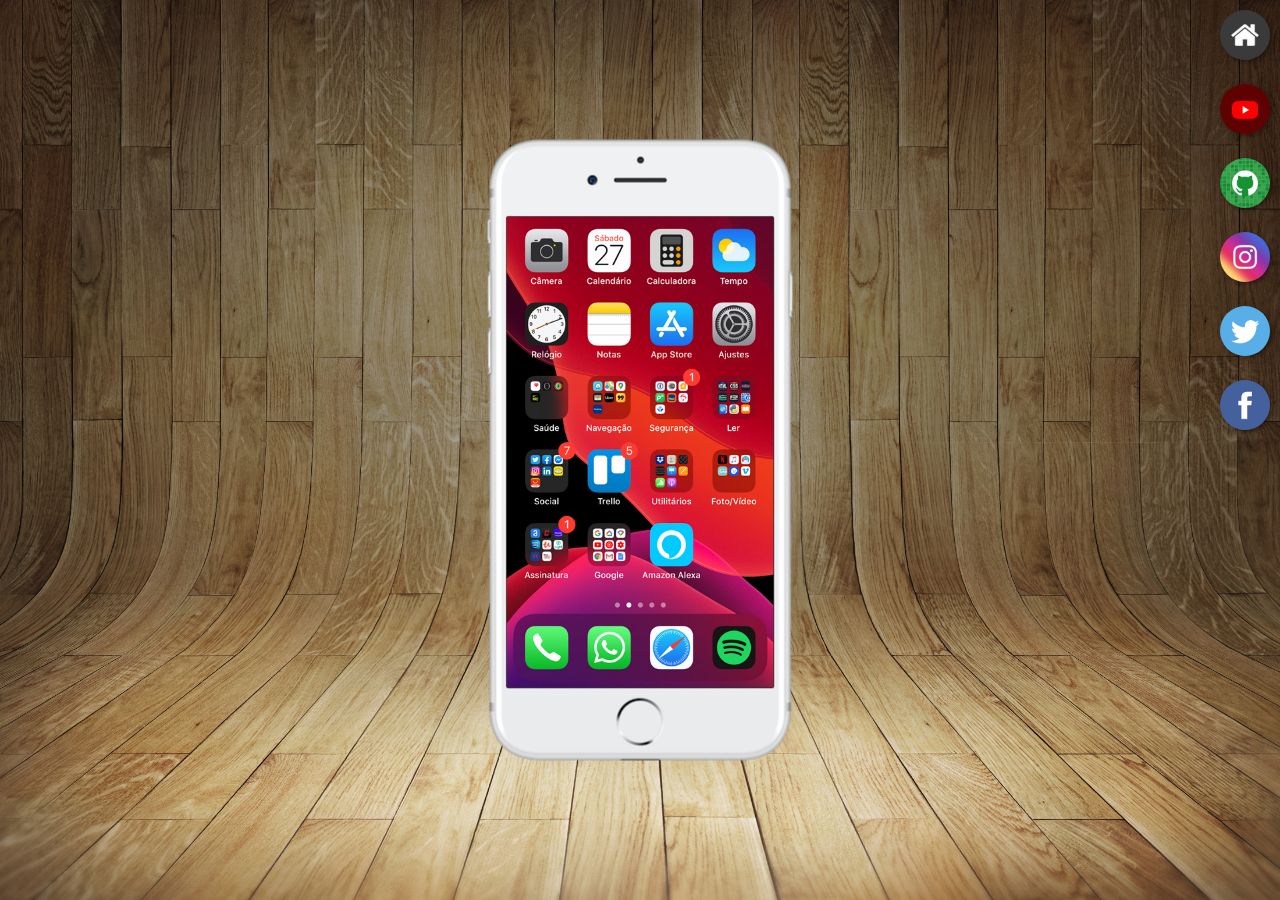
<file: index.html>
<!DOCTYPE html>
<html lang="pt-br">

<head>
    <meta charset="UTF-8">
    <meta name="viewport" content="width=device-width, initial-scale=1.0">
    <link rel="shortcut icon" href="favicon.ico" type="image/x-icon">
    <link rel="stylesheet" href="estilo/style.css">
    <title>Projecto Rede Social</title>

</head>

<body>
    <main>
        <section id="telefone">
            <iframe src="home.html" name="tela" id="tela" frameborder="0">
                Seu navegador não é comparivel com isso.
            </iframe>

        </section>
        <section id="redes-sociais">
            <a href="home.html" target="tela"><img src="imagens/logo-home.jpg" alt=""></a> <br>

            <a href="youtube.html" target="tela"><img src="imagens/logo-youtube.jpg" alt="youtube."></a> <br>


            <a href="github.html" target="tela"><img src="imagens/logo-github.jpg" alt="github"></a> <br>

            <a href="instagran.html" target="tela"><img src="imagens/logo-instagram.jpg" alt="instagram"></a> <br>

            <a href="twitter.html" target="tela"><img src="imagens/logo-twitter.jpg" alt="twitter"></a> <br>

            <a href="facebook.html" target="tela"><img src="imagens/logo-facebook.jpg" alt=""></a> <br>
        </section>
    </main>

</body>

</html>
</file>
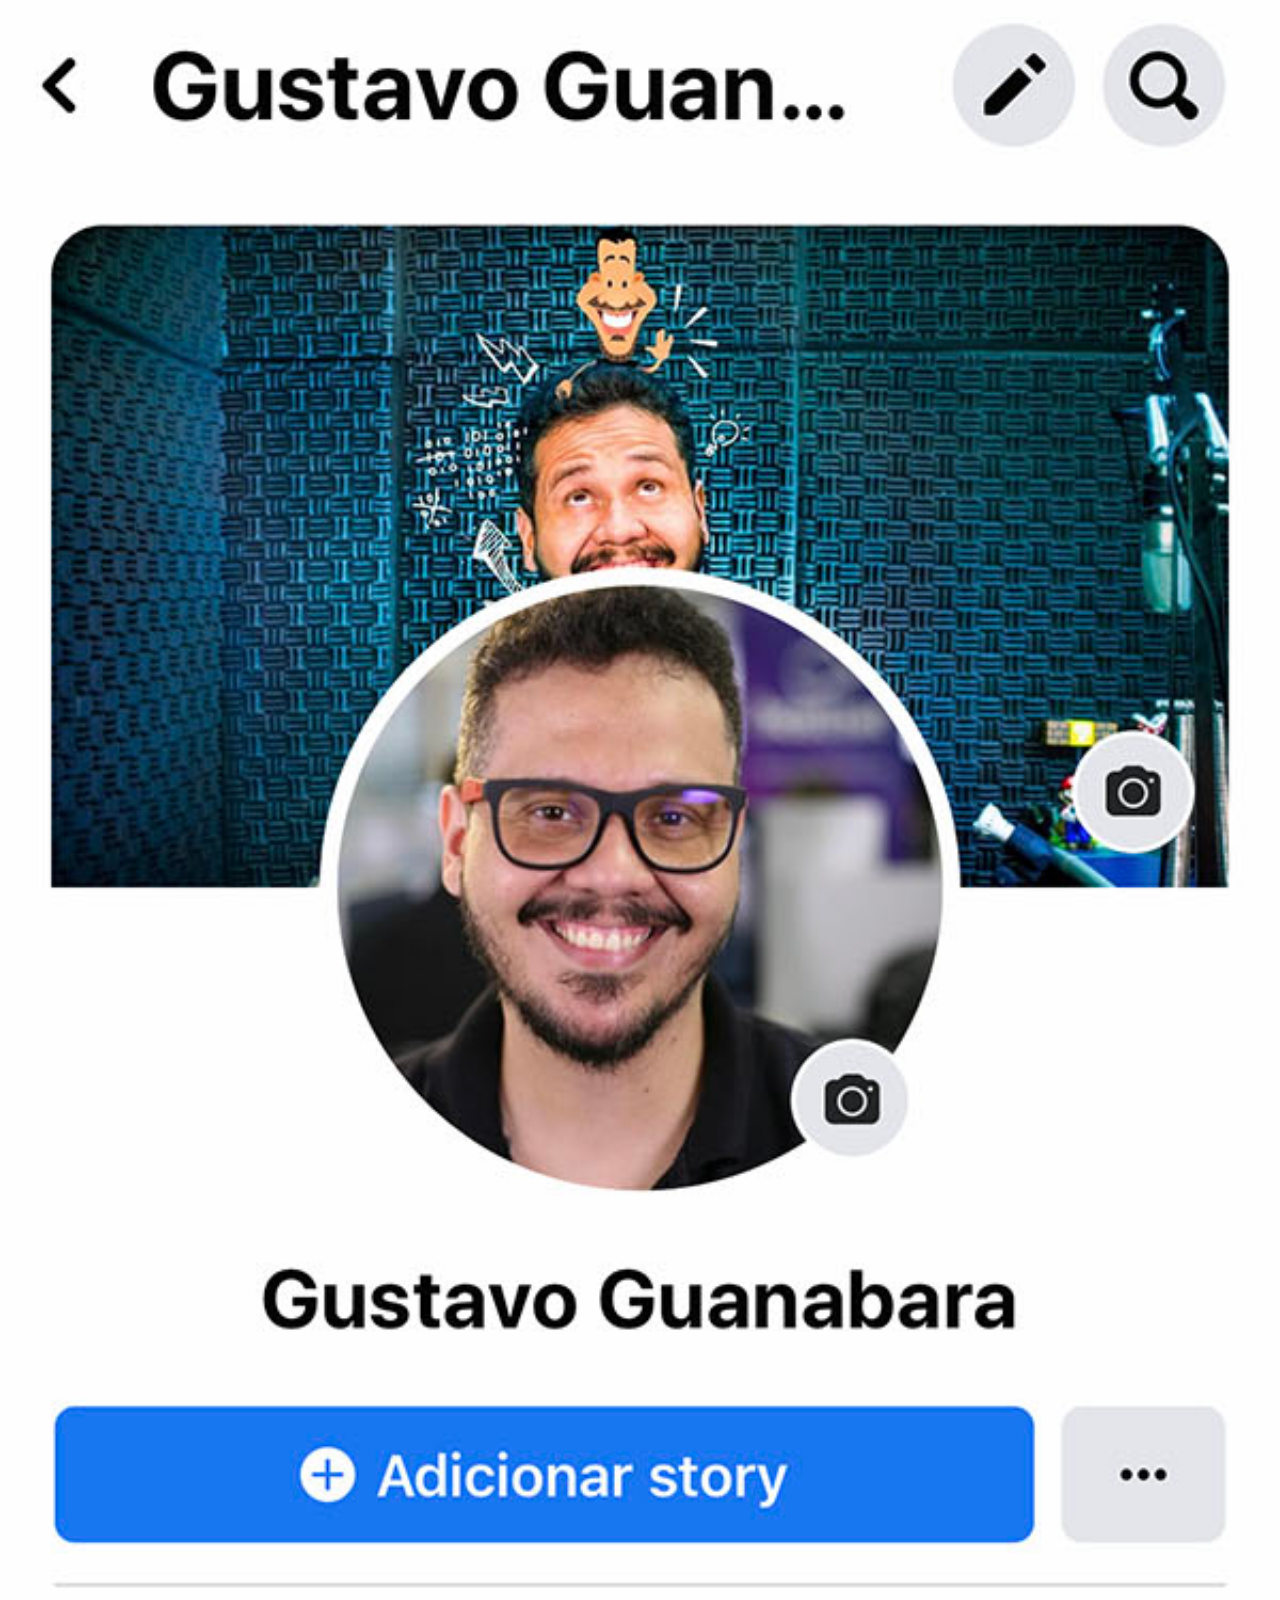
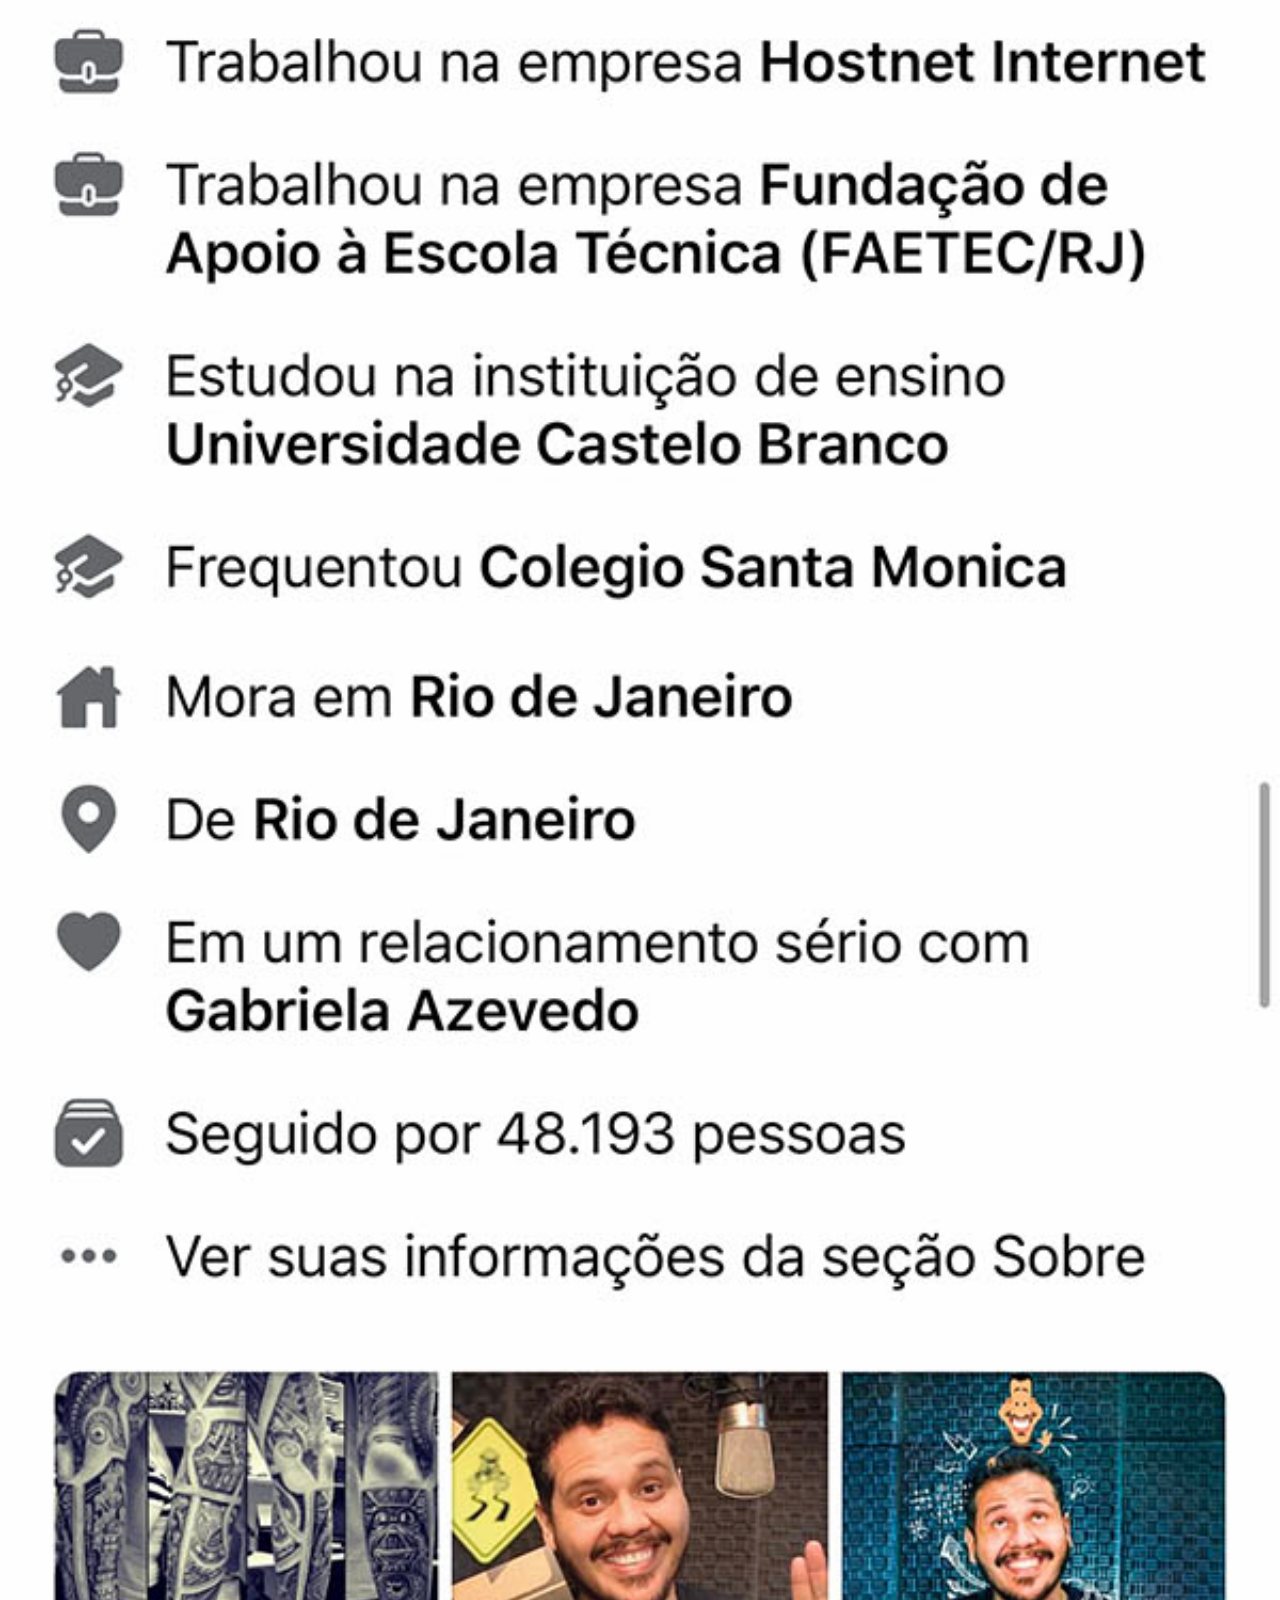
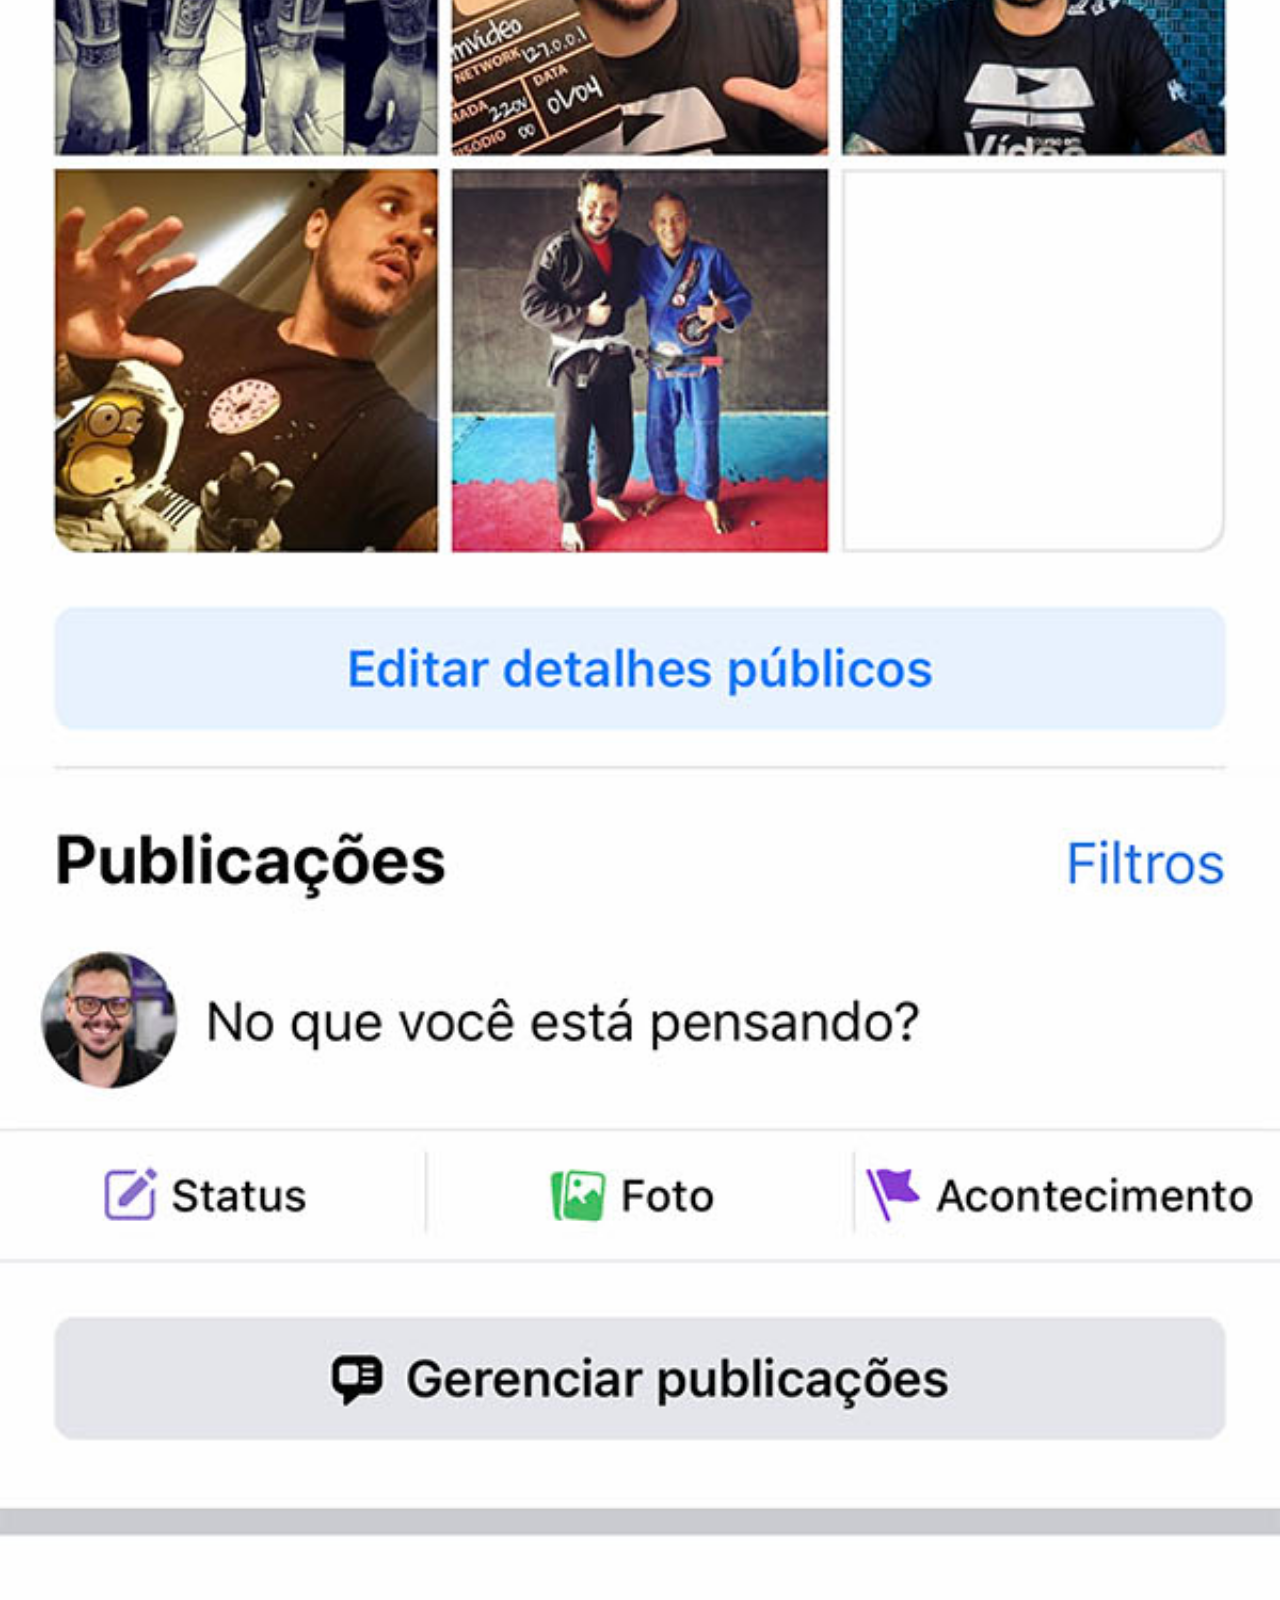
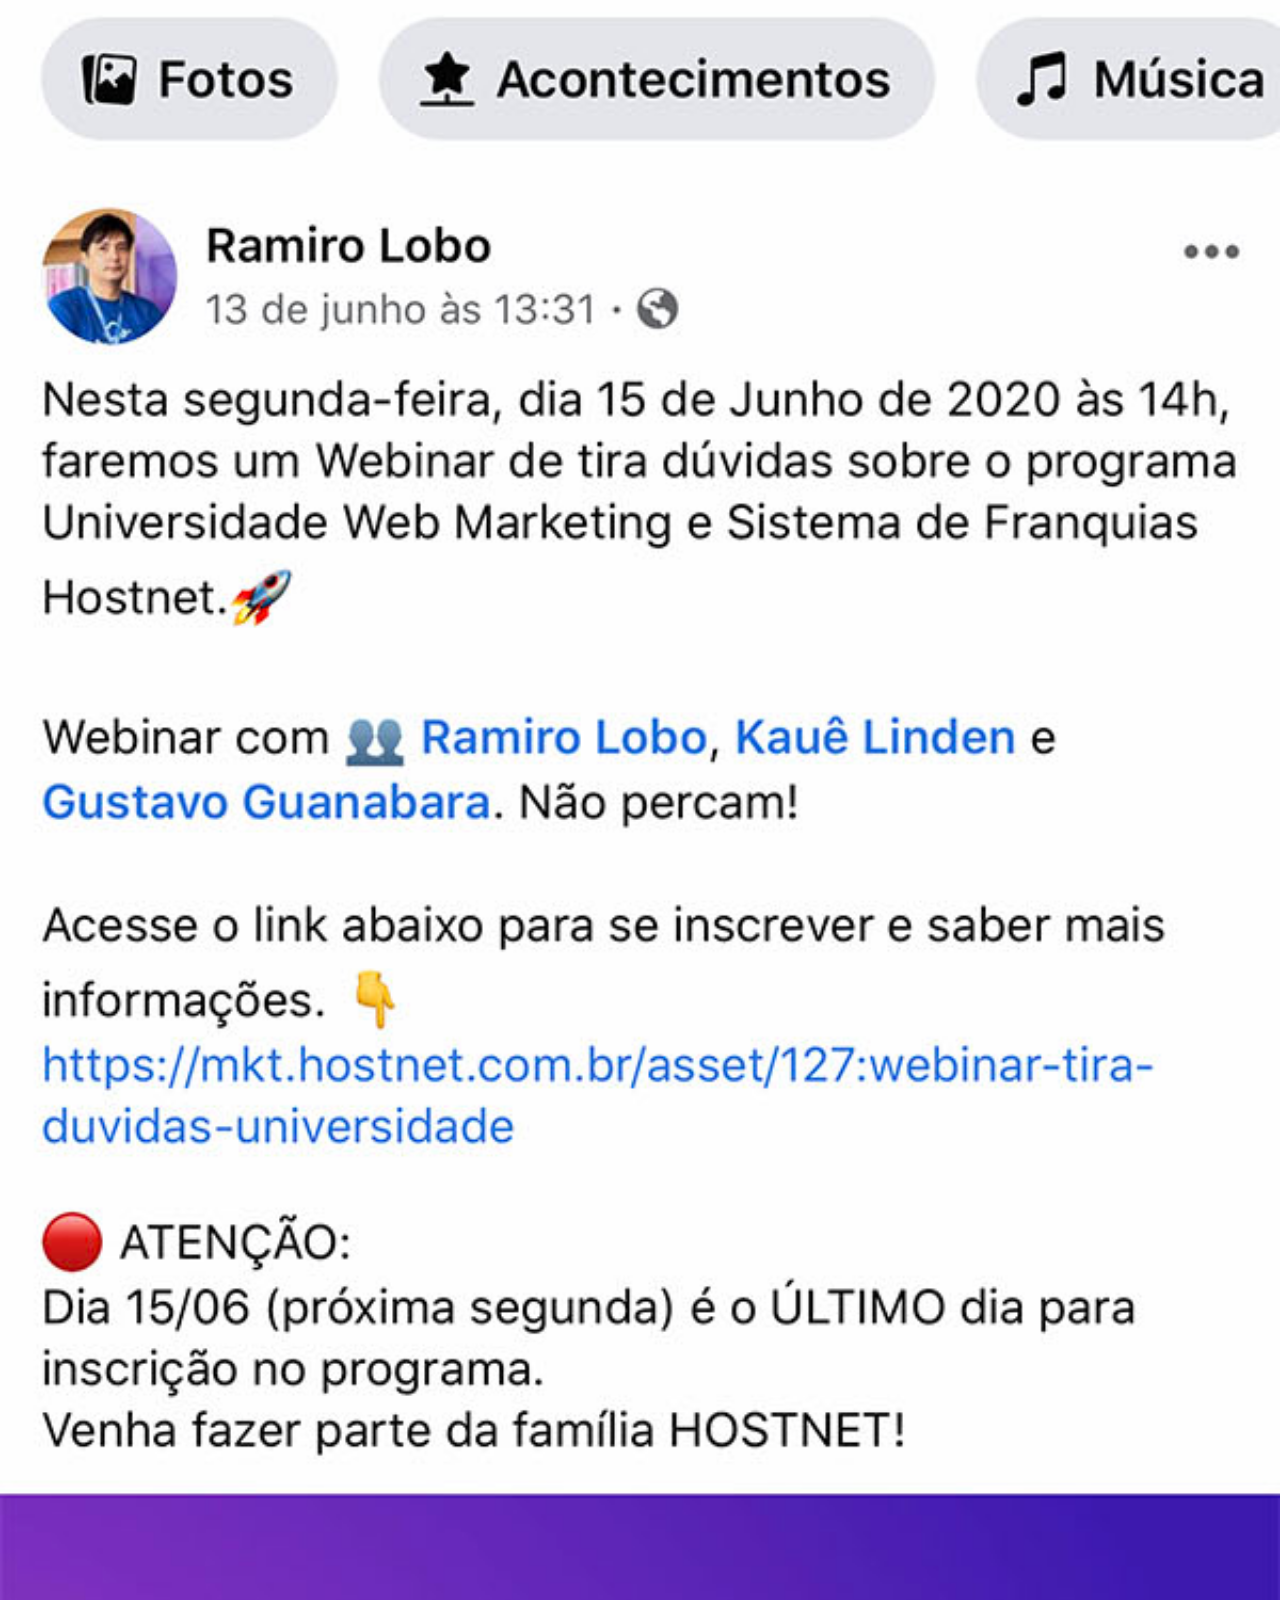
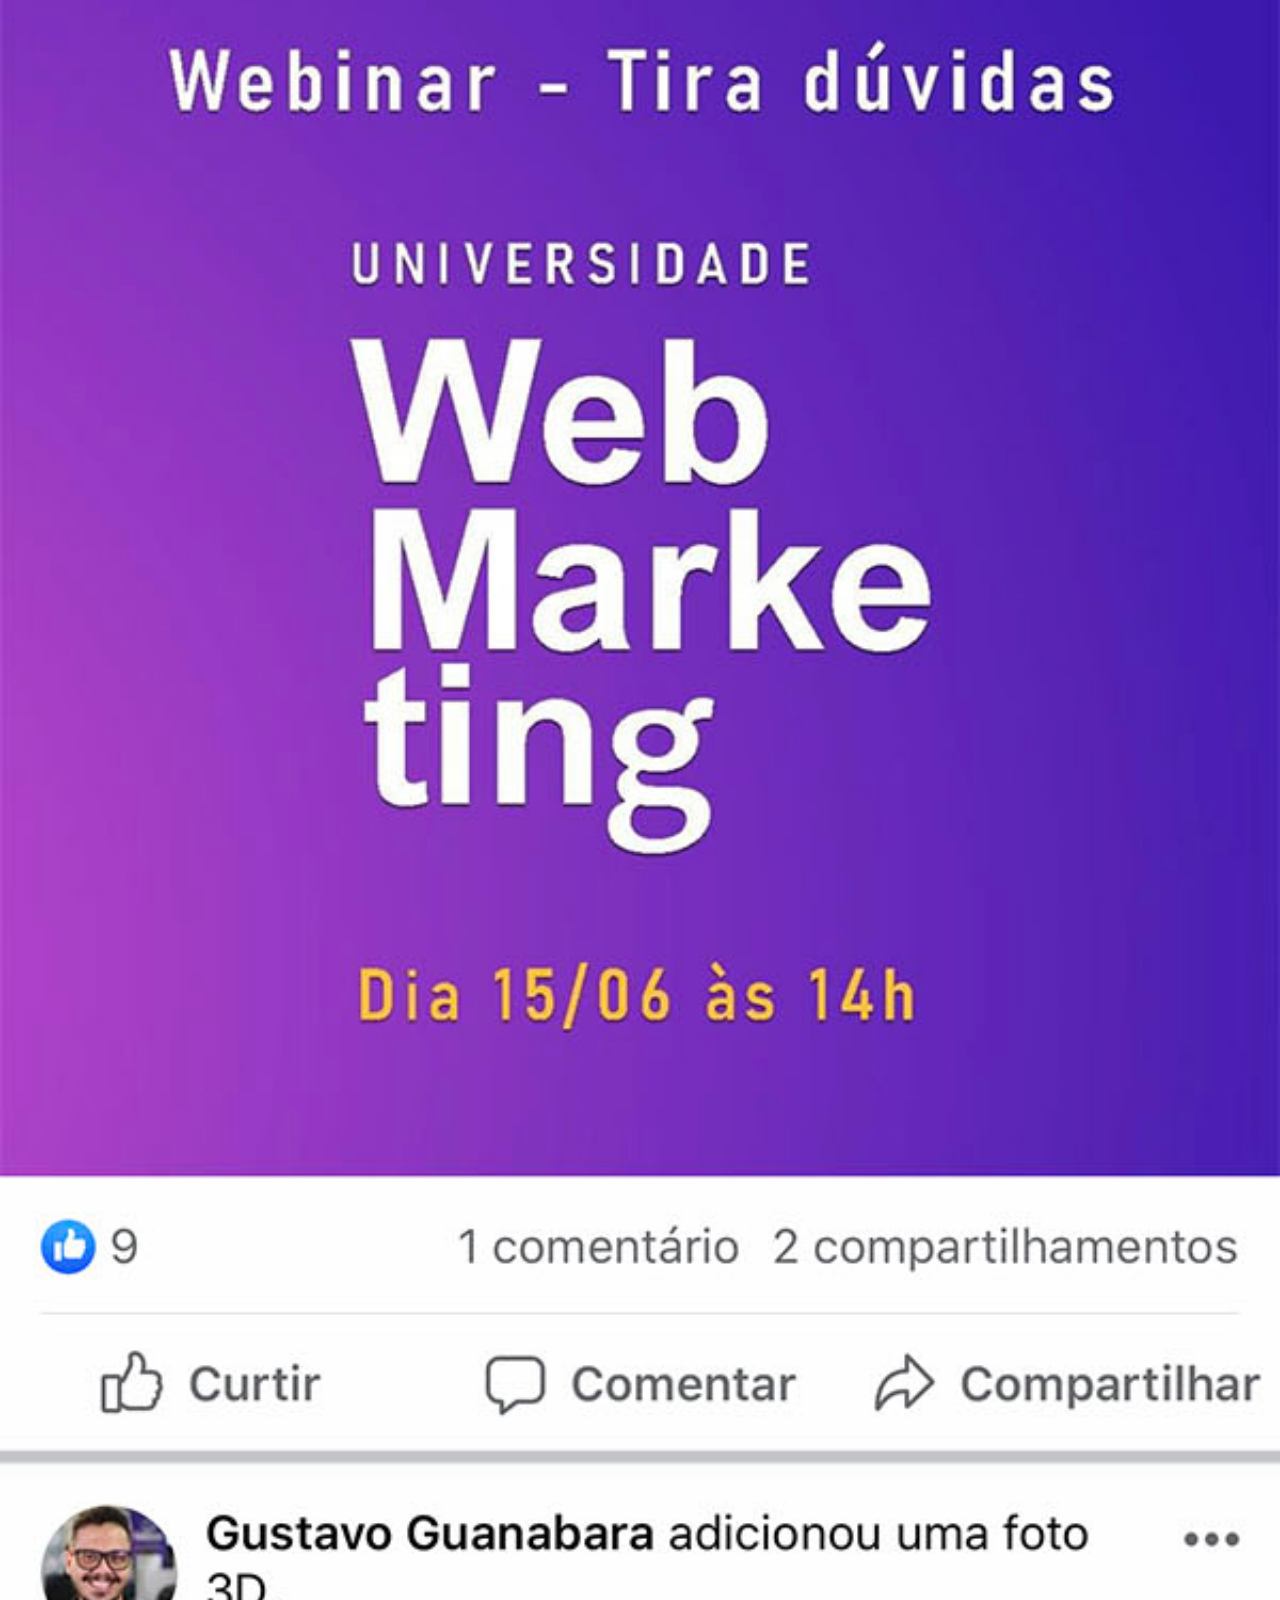
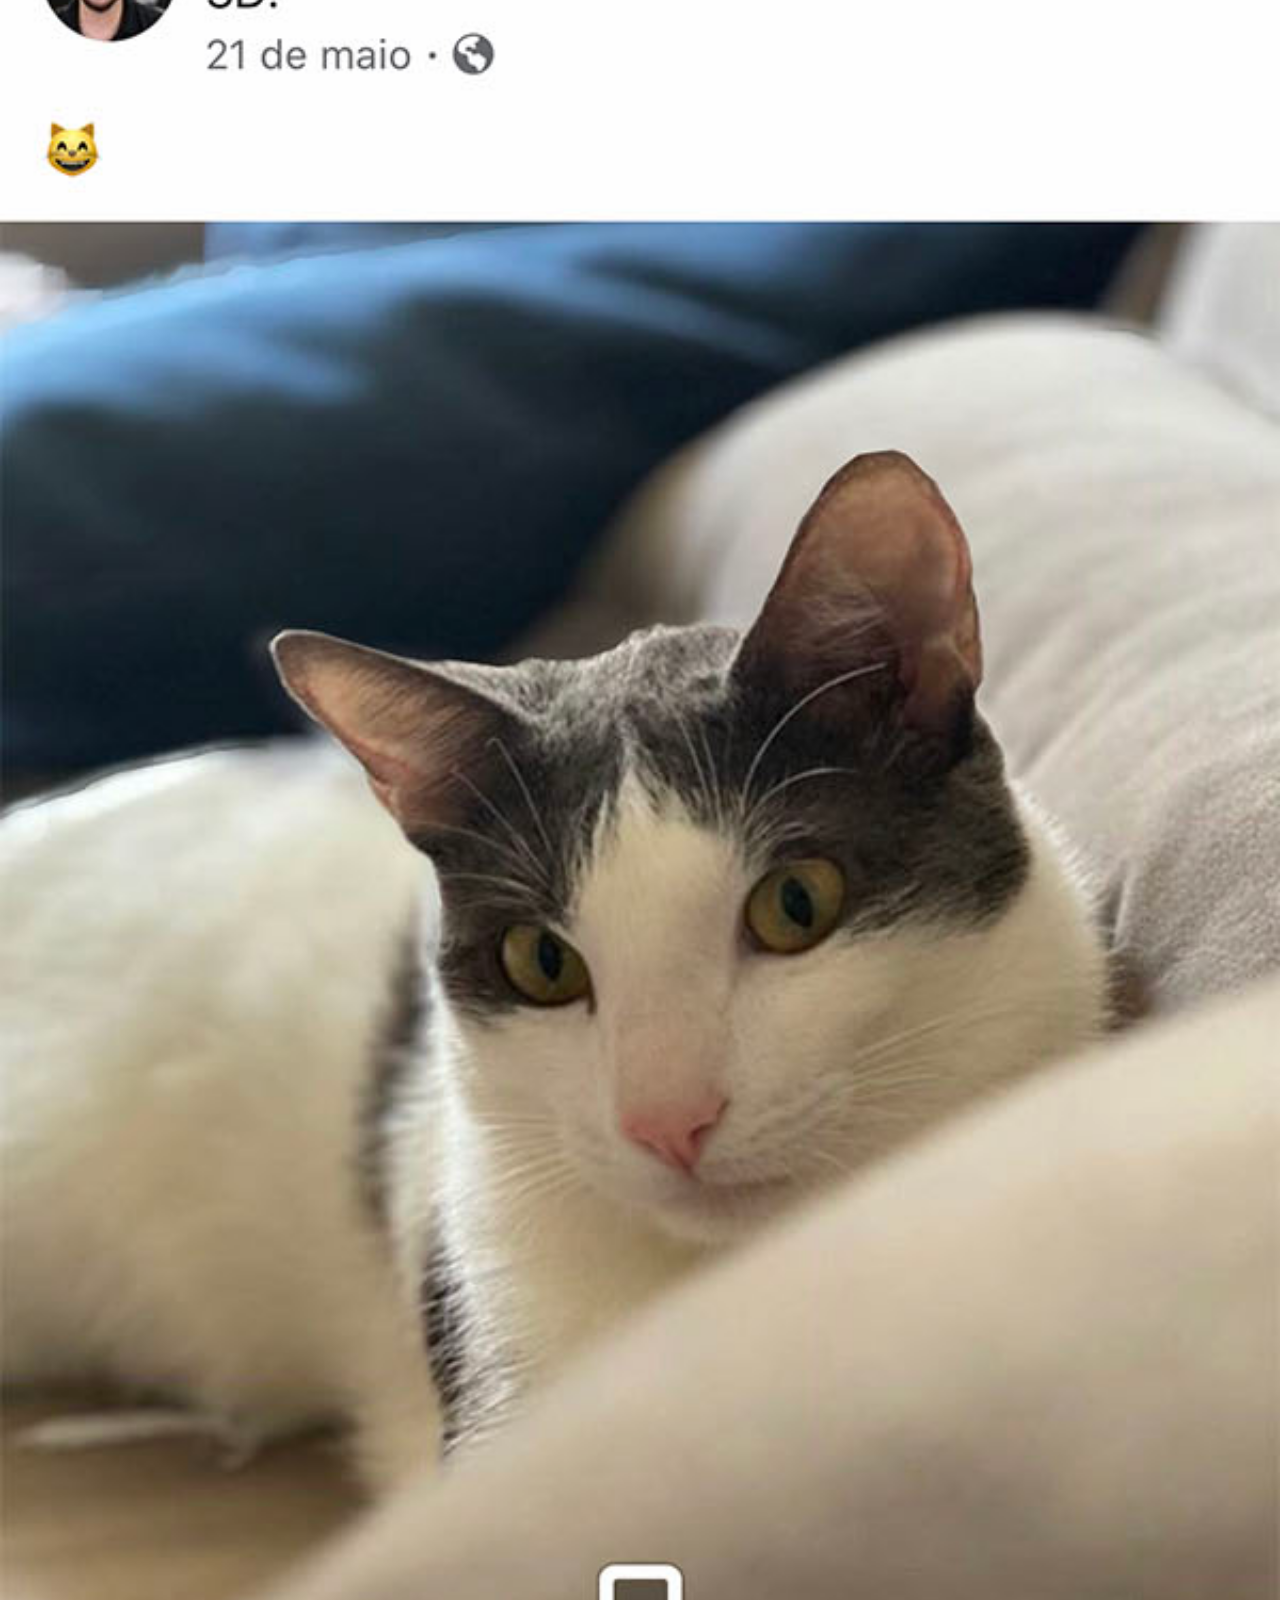
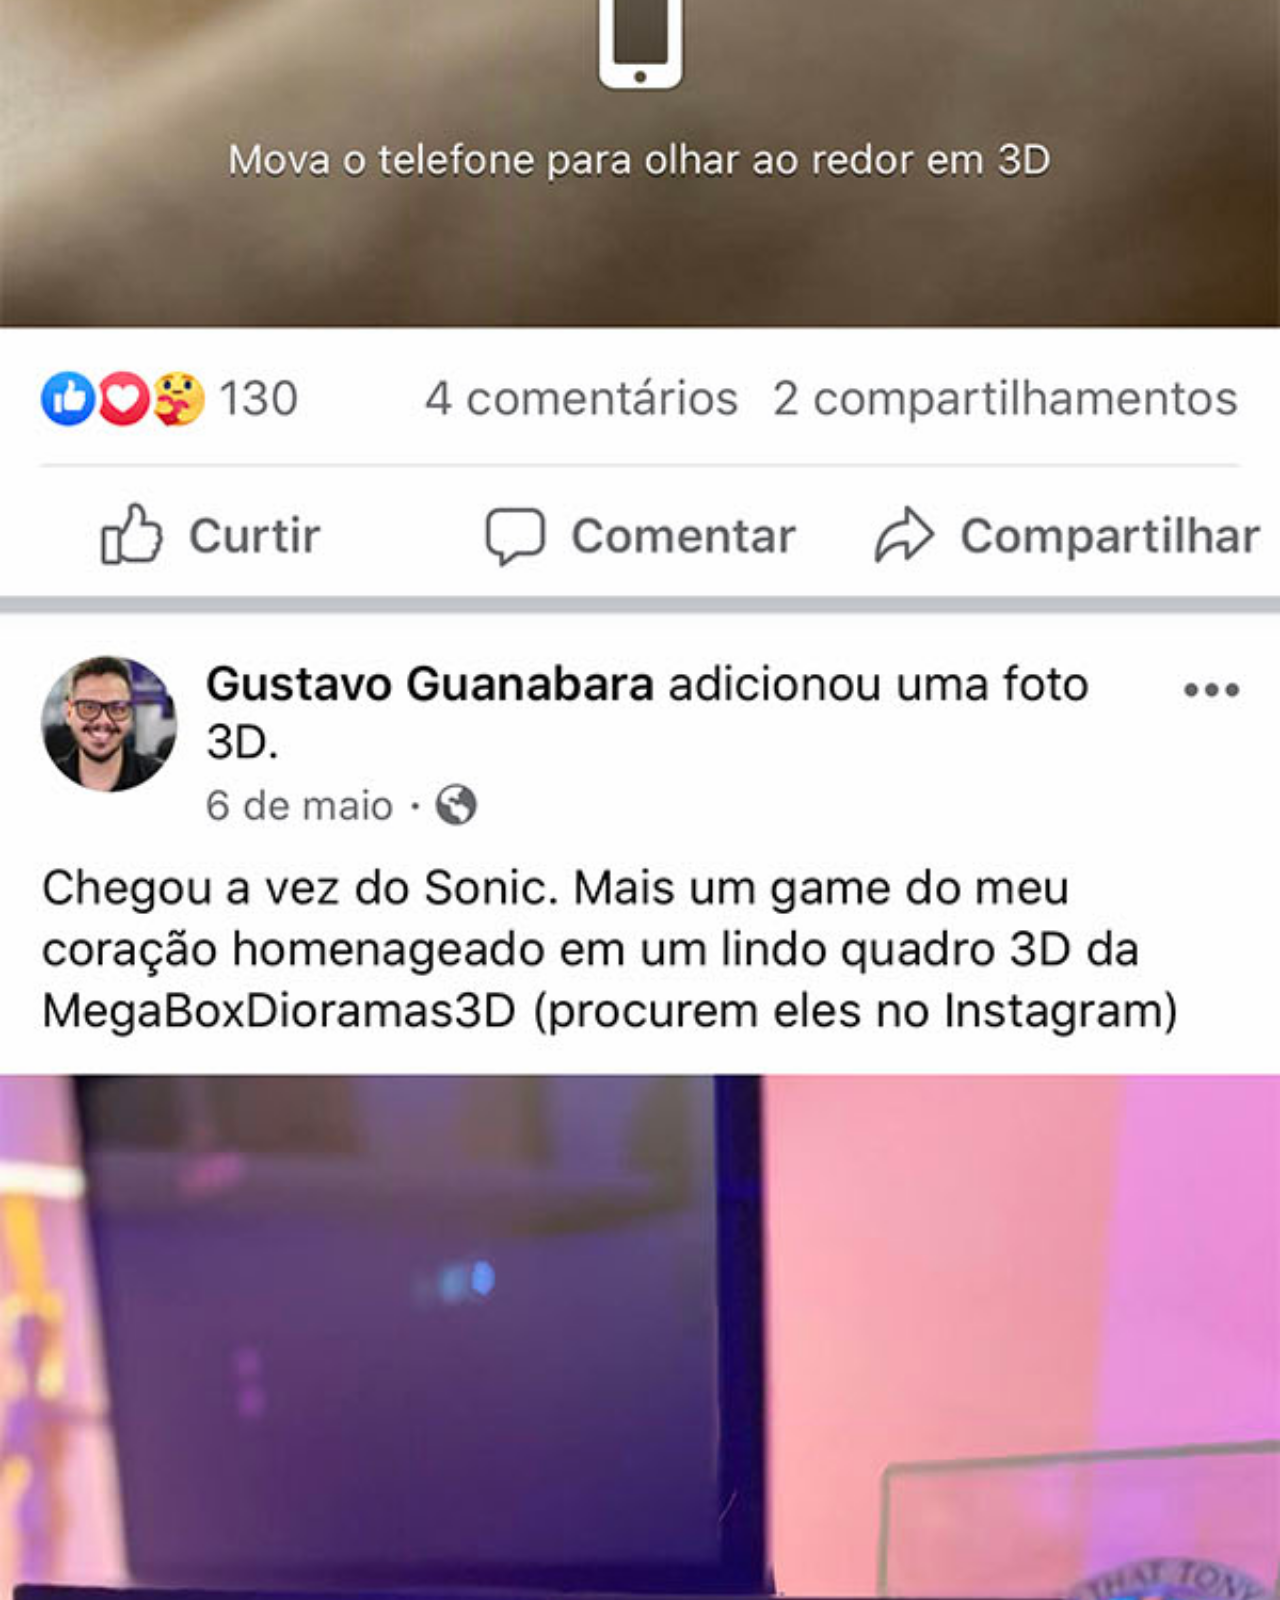
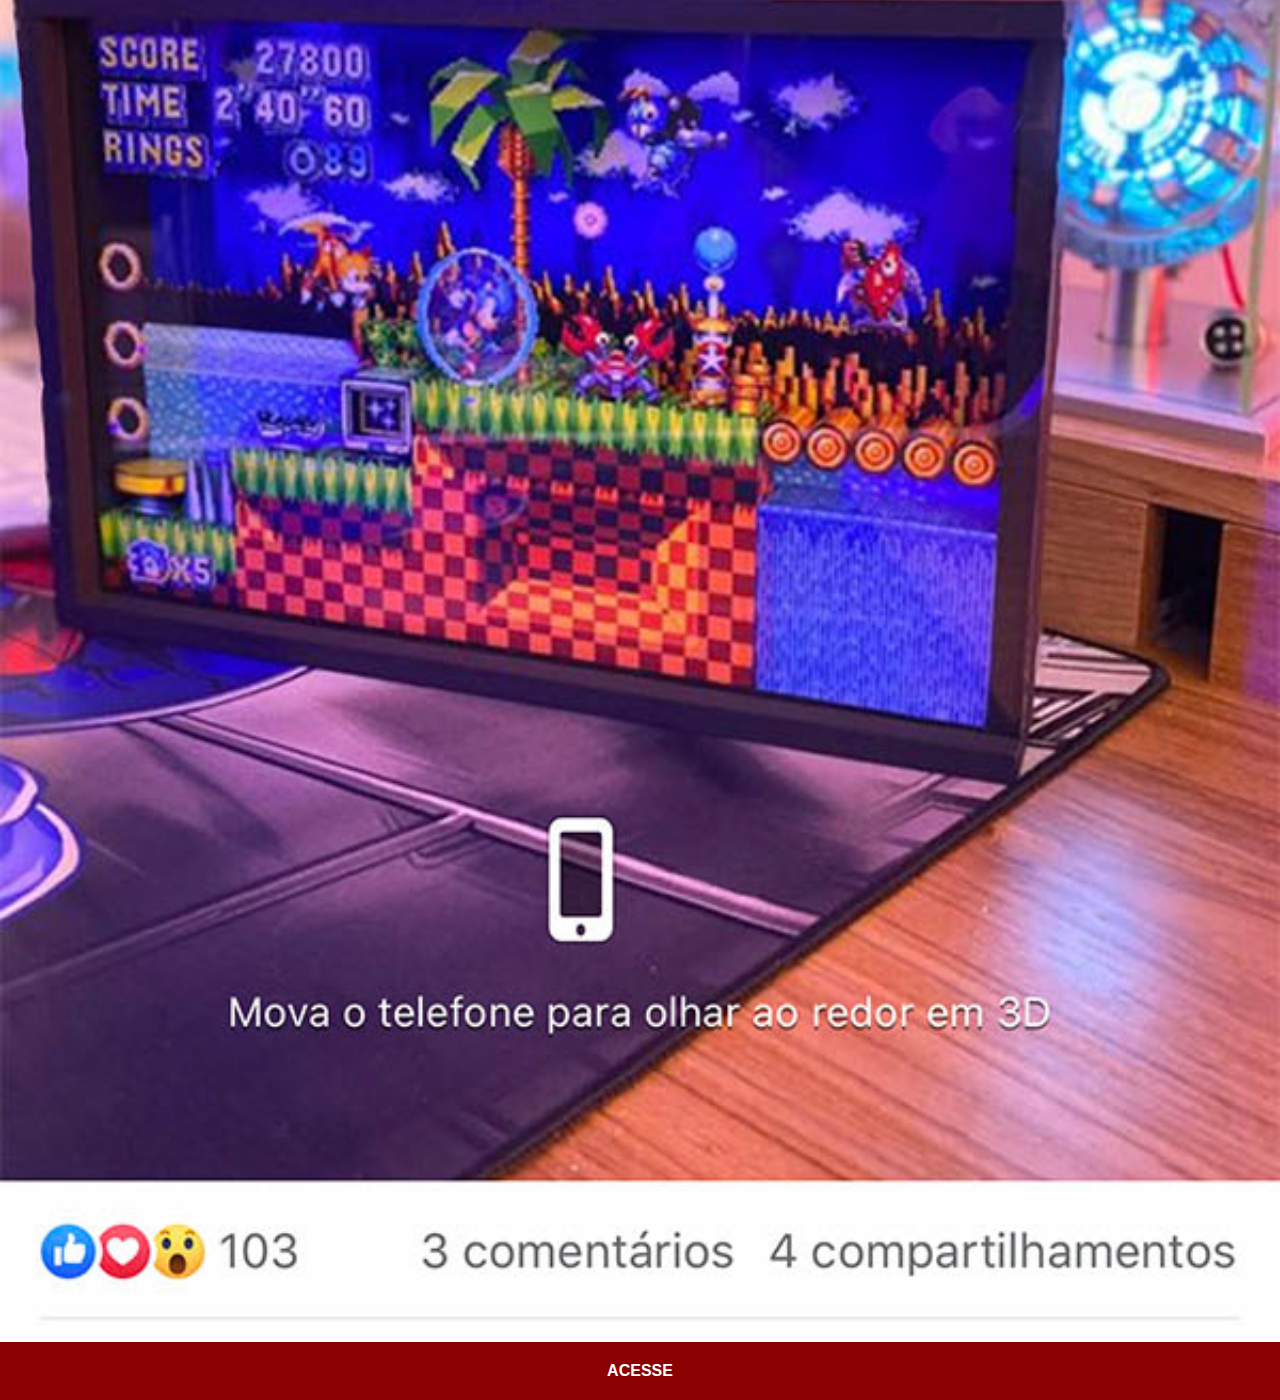
<file: facebook.html>
<!DOCTYPE html>
<html lang="pt-br">
<head>
    <meta charset="UTF-8">
    <meta name="viewport" content="width=device-width, initial-scale=1.0">
    <link rel="stylesheet" href="estilo/social.css">
    <title>logo-facebook</title>
      <style>
        a:hover{
            background-color:rgba(17, 17, 243, 0.733);
        }
    </style>
</head>
<body>
    <img src="imagens/tela-facebook.jpg" alt="facebook">
    <a href="https://www.facebook.com/gustavoguanabara/?locale=pt_BR" target="_blank">ACESSE</a>
</body>
</html>
</file>
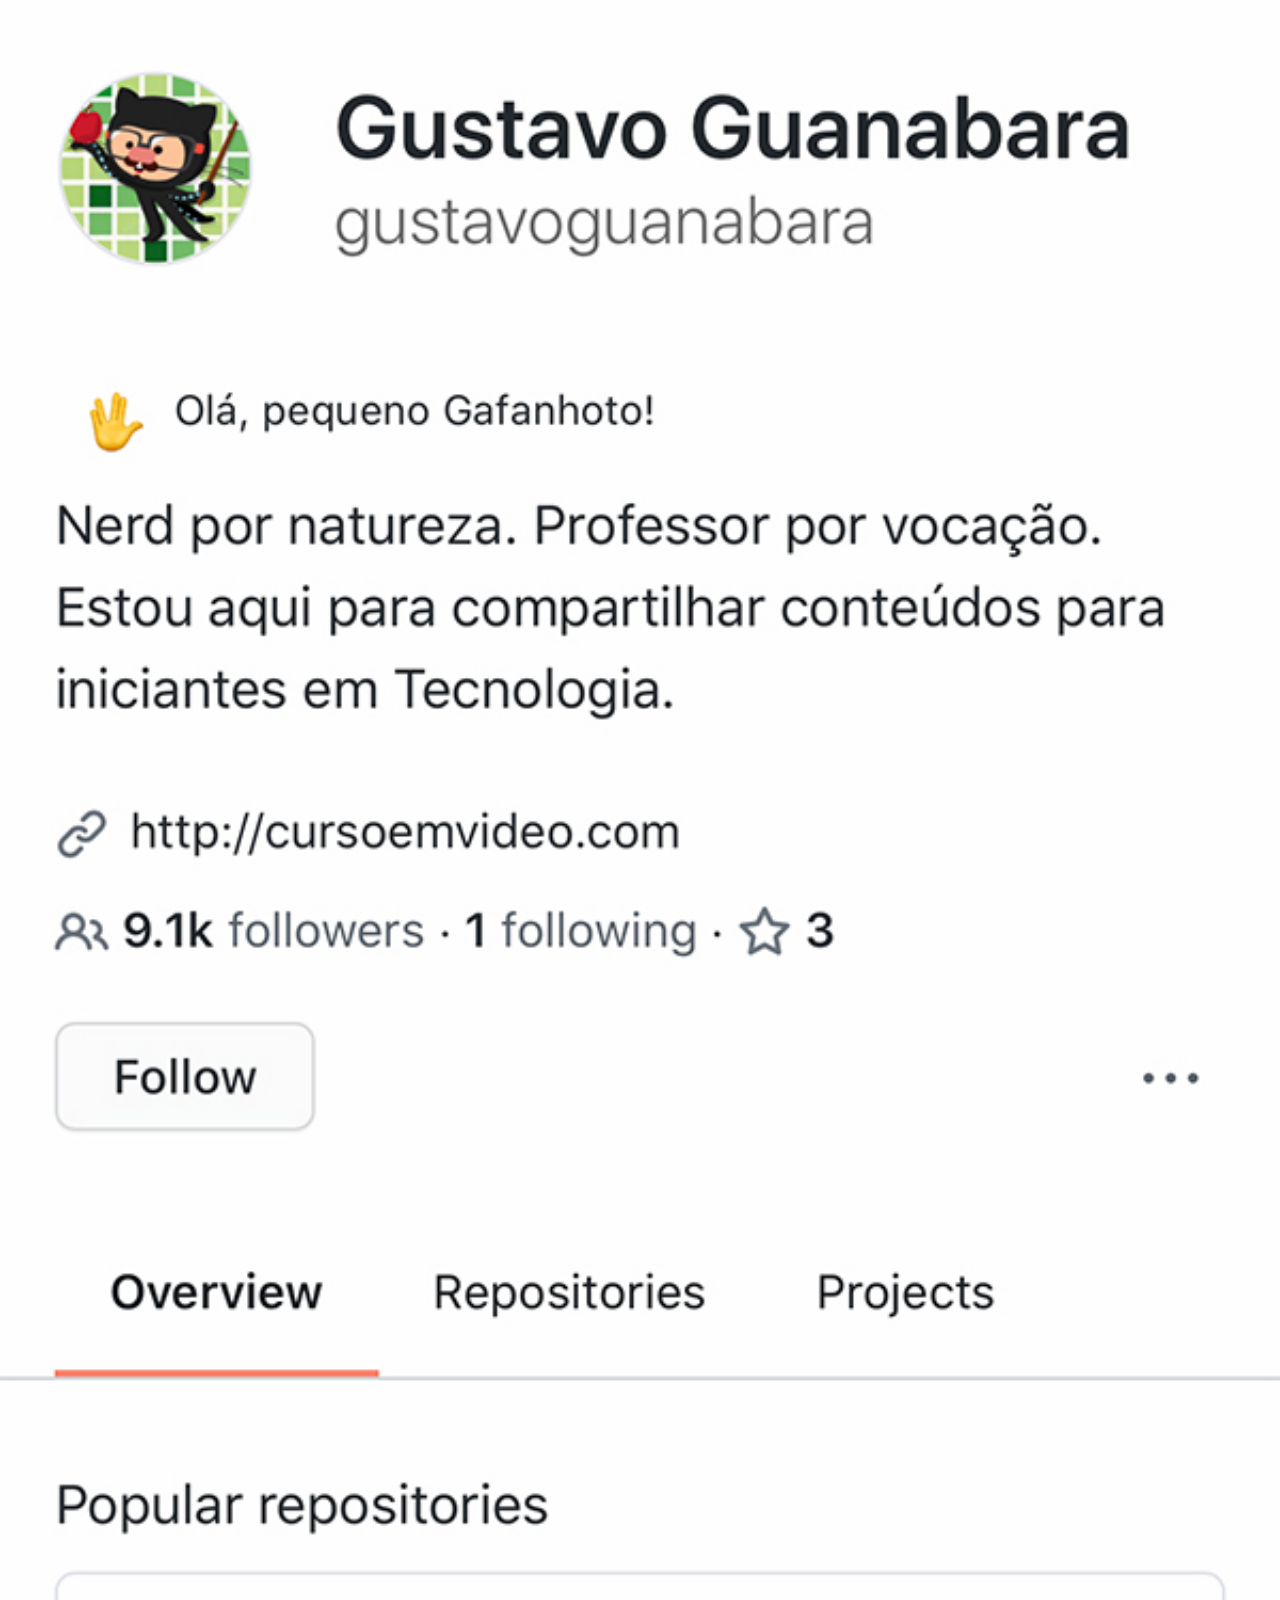
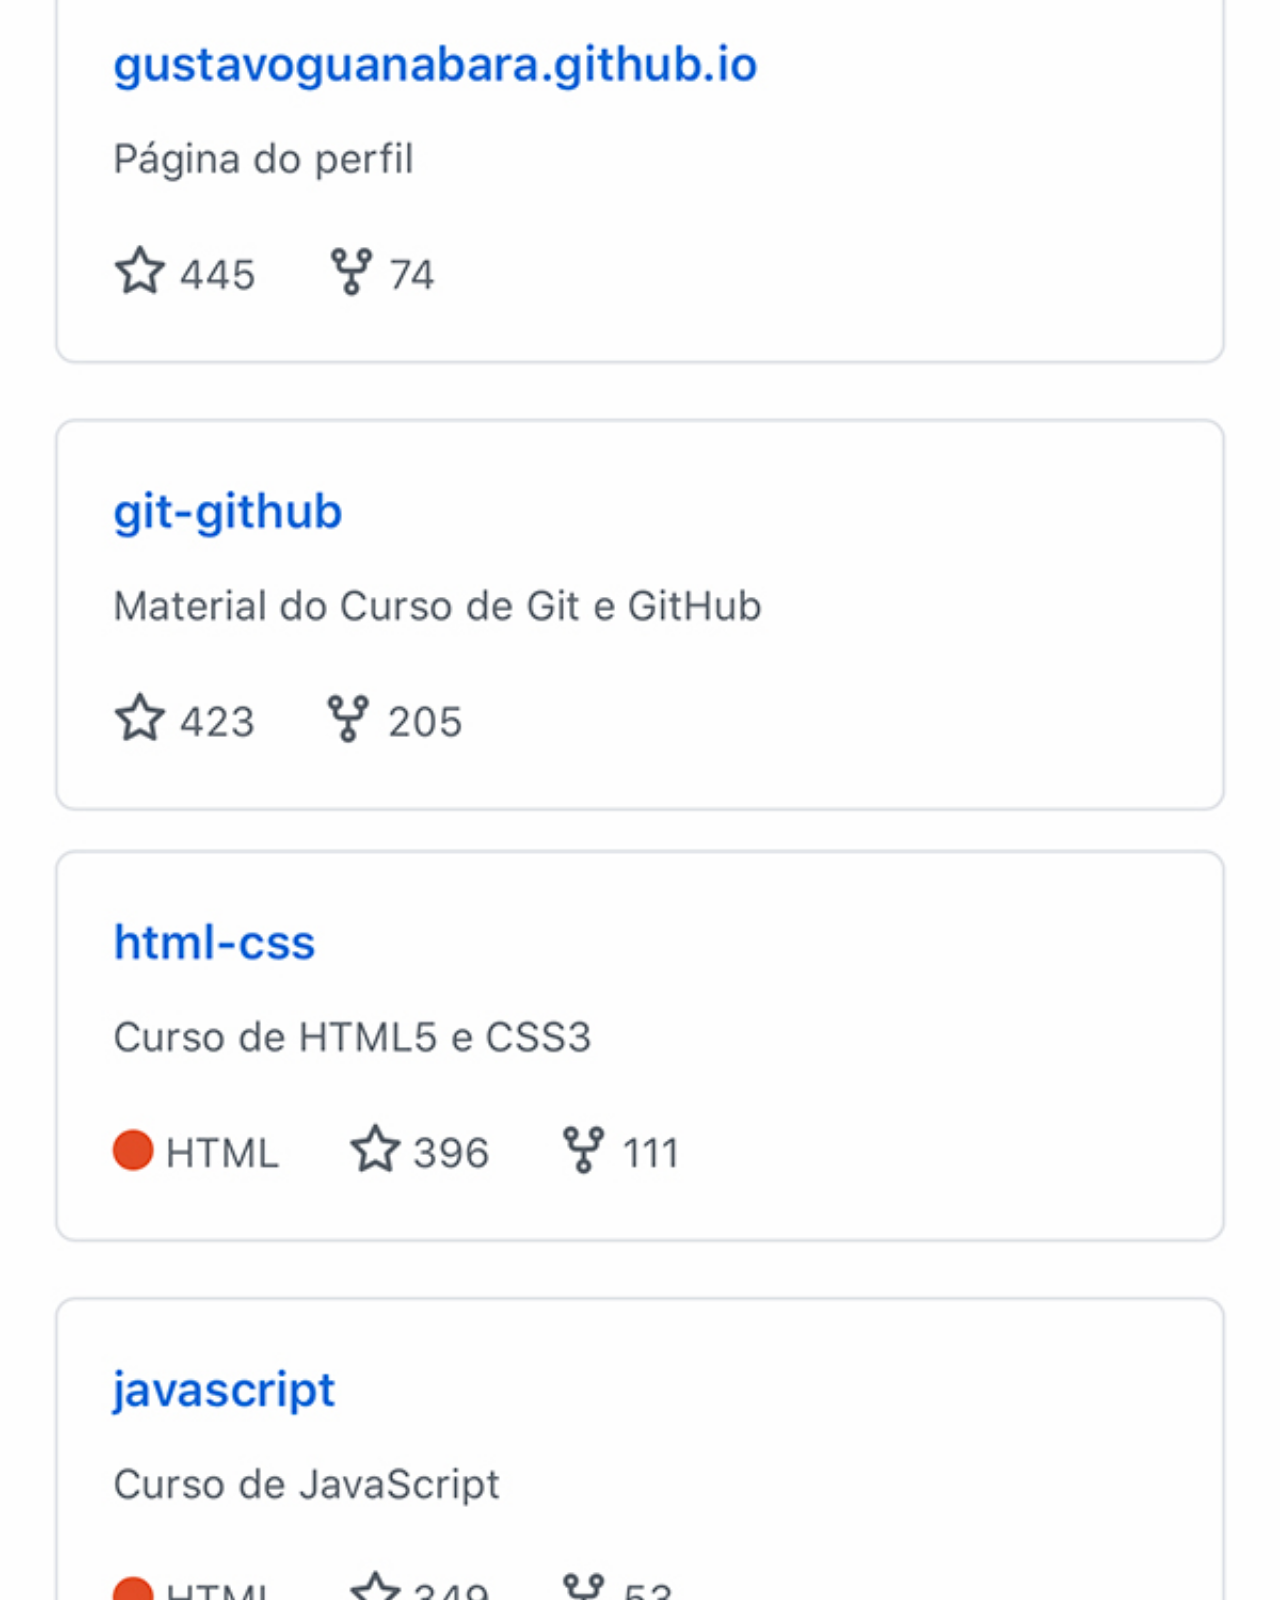
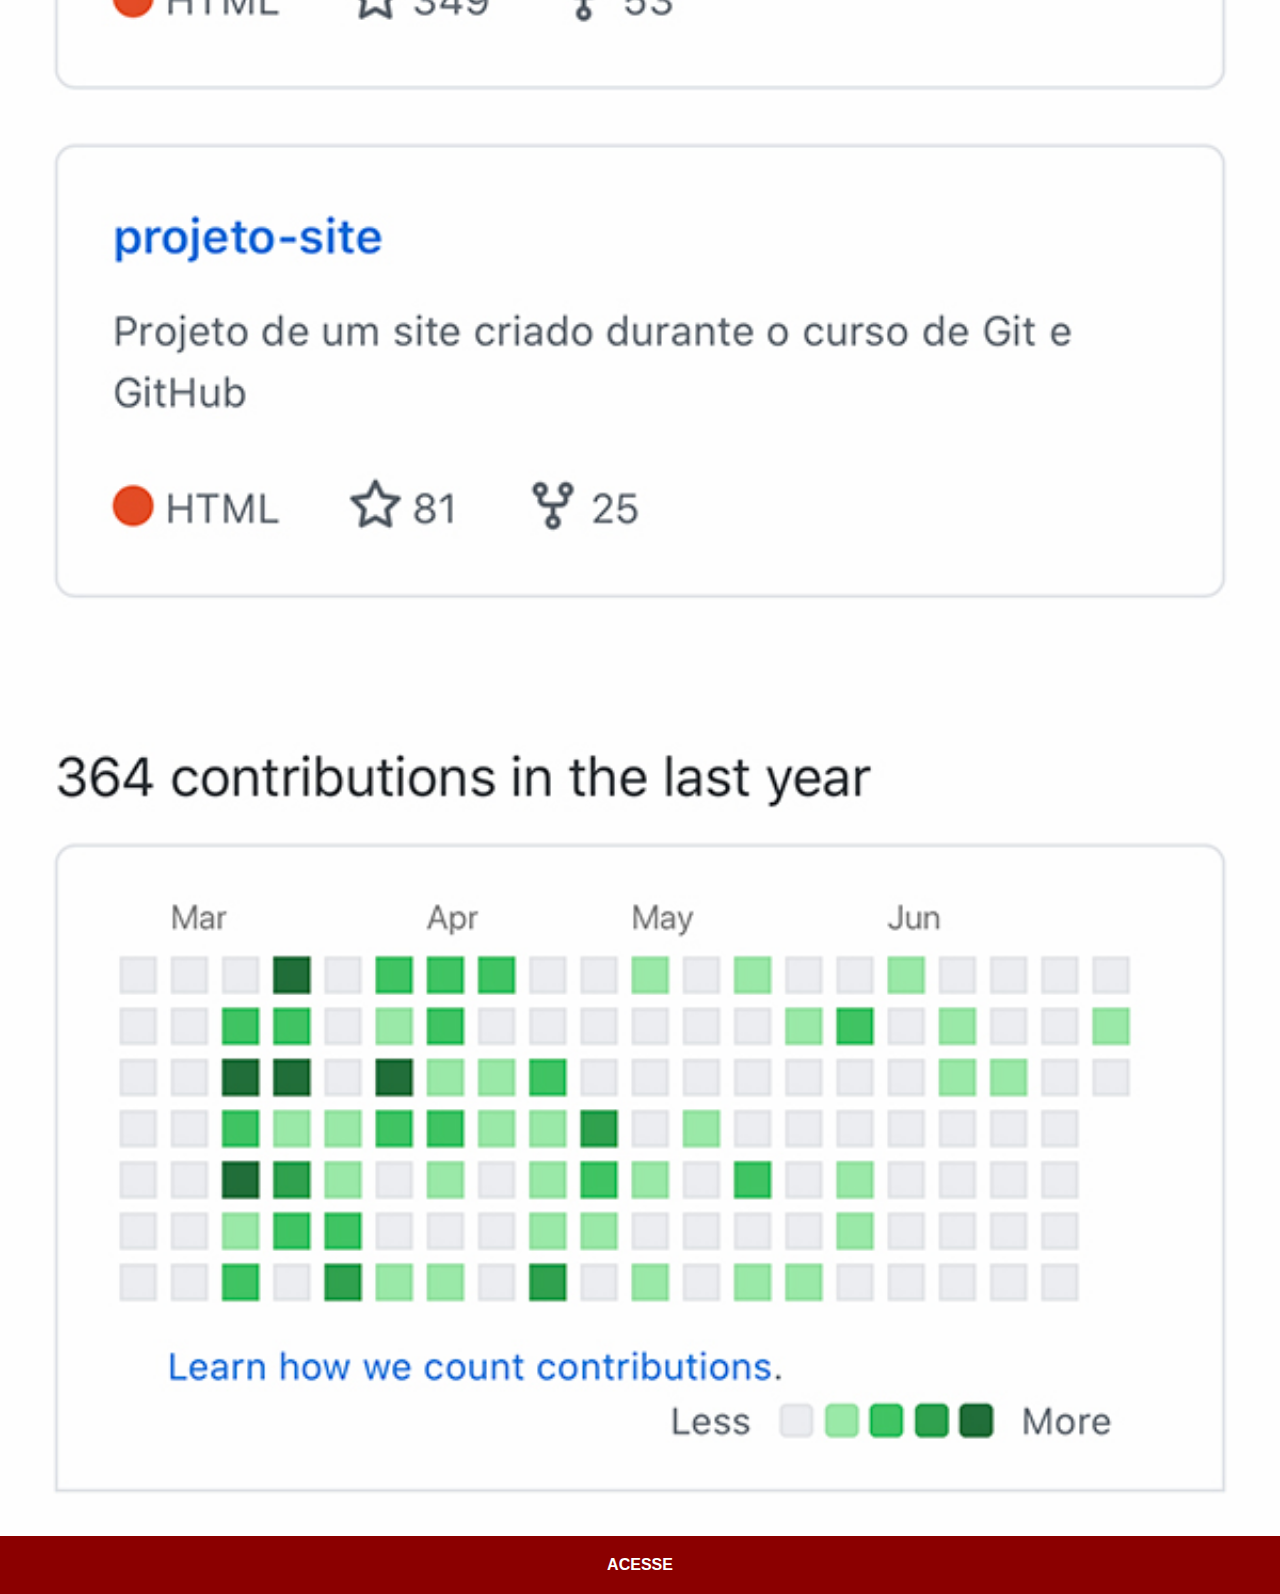
<file: github.html>
<!DOCTYPE html>
<html lang="pt-br">

<head>
    <meta charset="UTF-8">
    <meta name="viewport" content="width=device-width, initial-scale=1.0">
    <link rel="stylesheet" href="estilo/social.css">
    <title>Github</title>
    <style>
        a:hover{
            background-color: green;
        }
    </style>
</head>

<body>
    <img src="imagens/tela-github.jpg" alt="Github">
    <a href="https://gustavoguanabara.github.io/" target="_blank" >ACESSE</a>

</body>

</html>
</file>
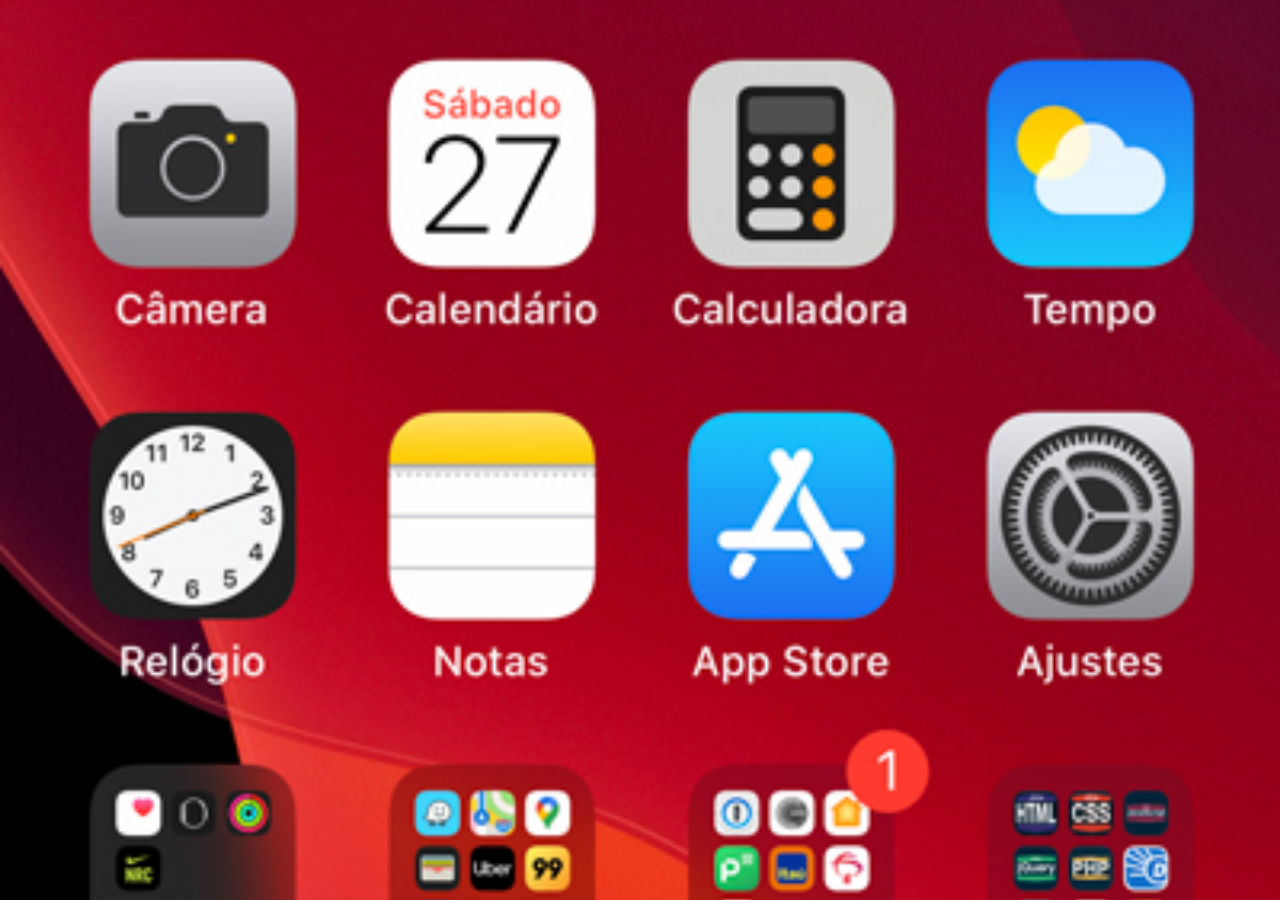
<file: home.html>
<!DOCTYPE html>
<html lang="pt-br">

<head>
    <meta charset="UTF-8">
    <meta name="viewport" content="width=device-width, initial-scale=1.0">
    <title>Home</title>
</head>
<style>
    * {
        margin: 0px;
        padding: 0px
    }

    body {
        width: 100vw;
        height: 100vh;
        background:black url(imagens/tela-home.jpg)no-repeat top center;
        background-size: cover;
    }
</style>

<body>

</body>

</html>
</file>
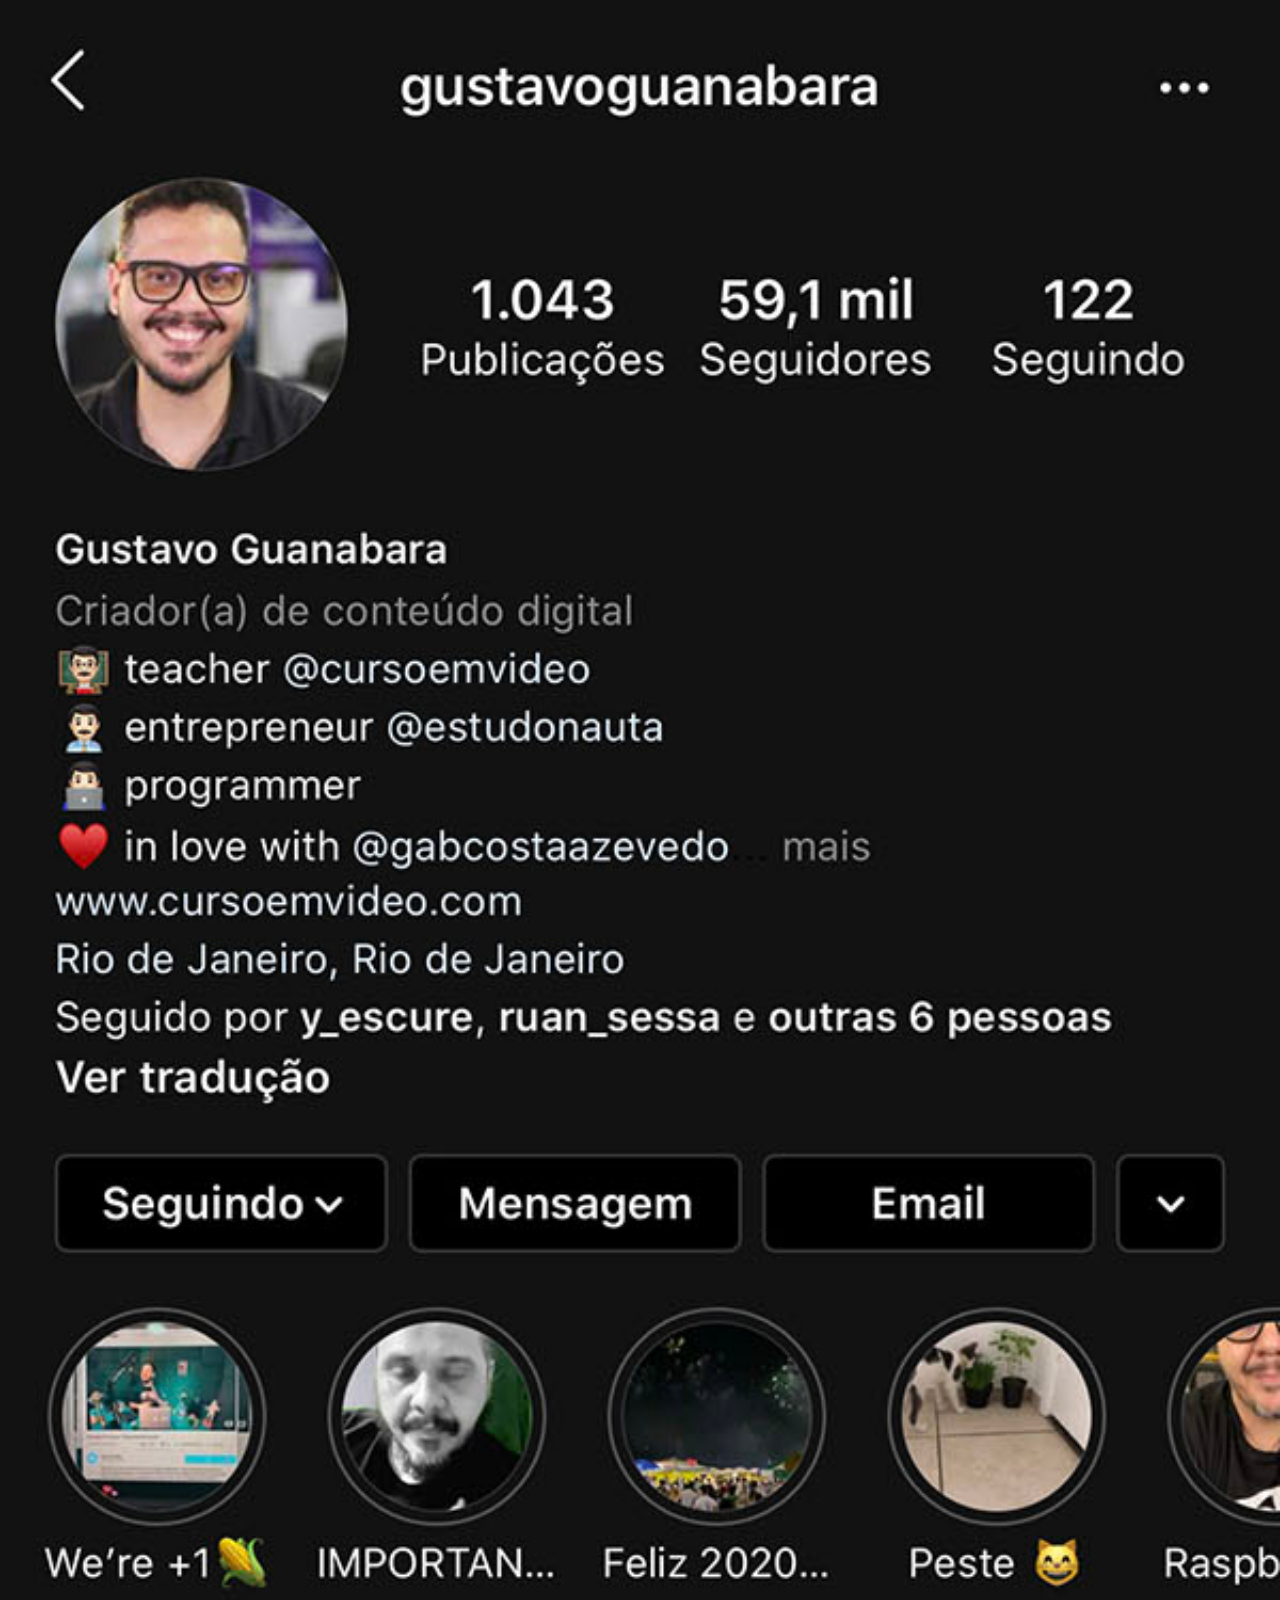
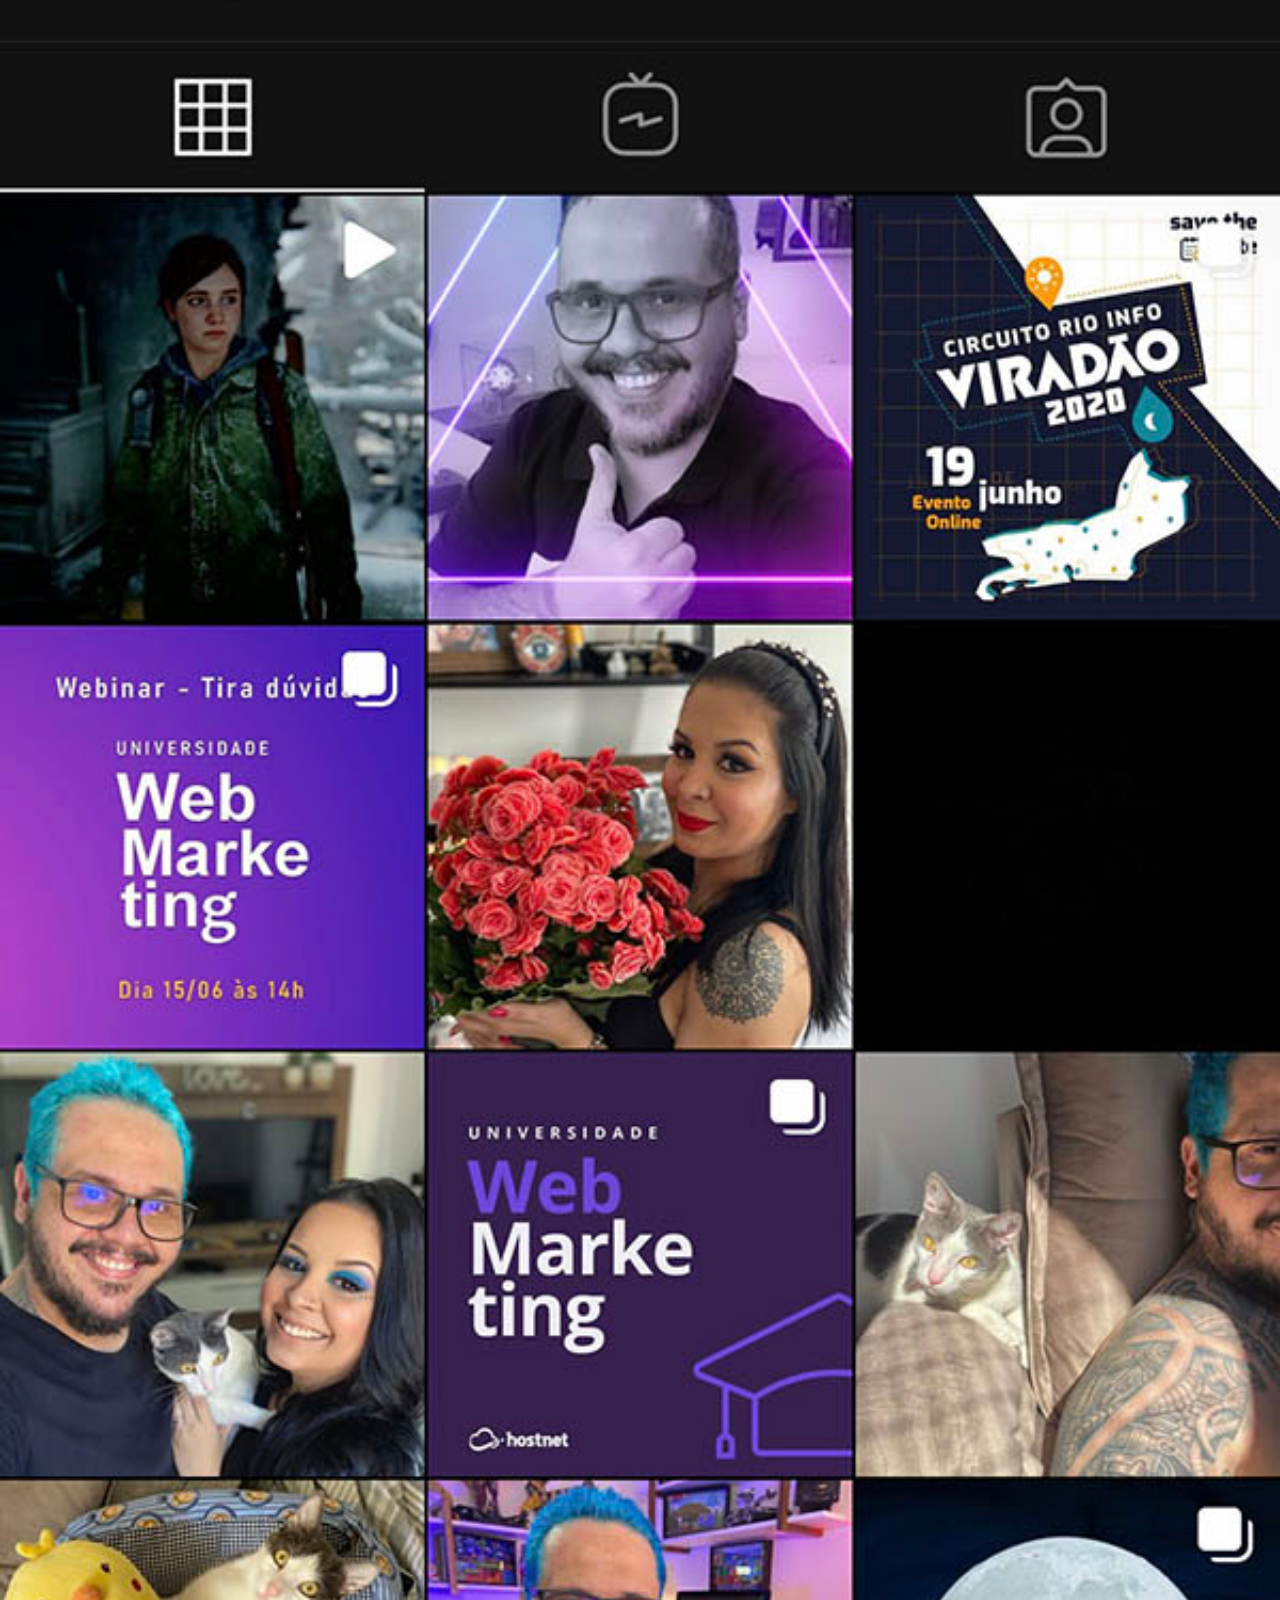
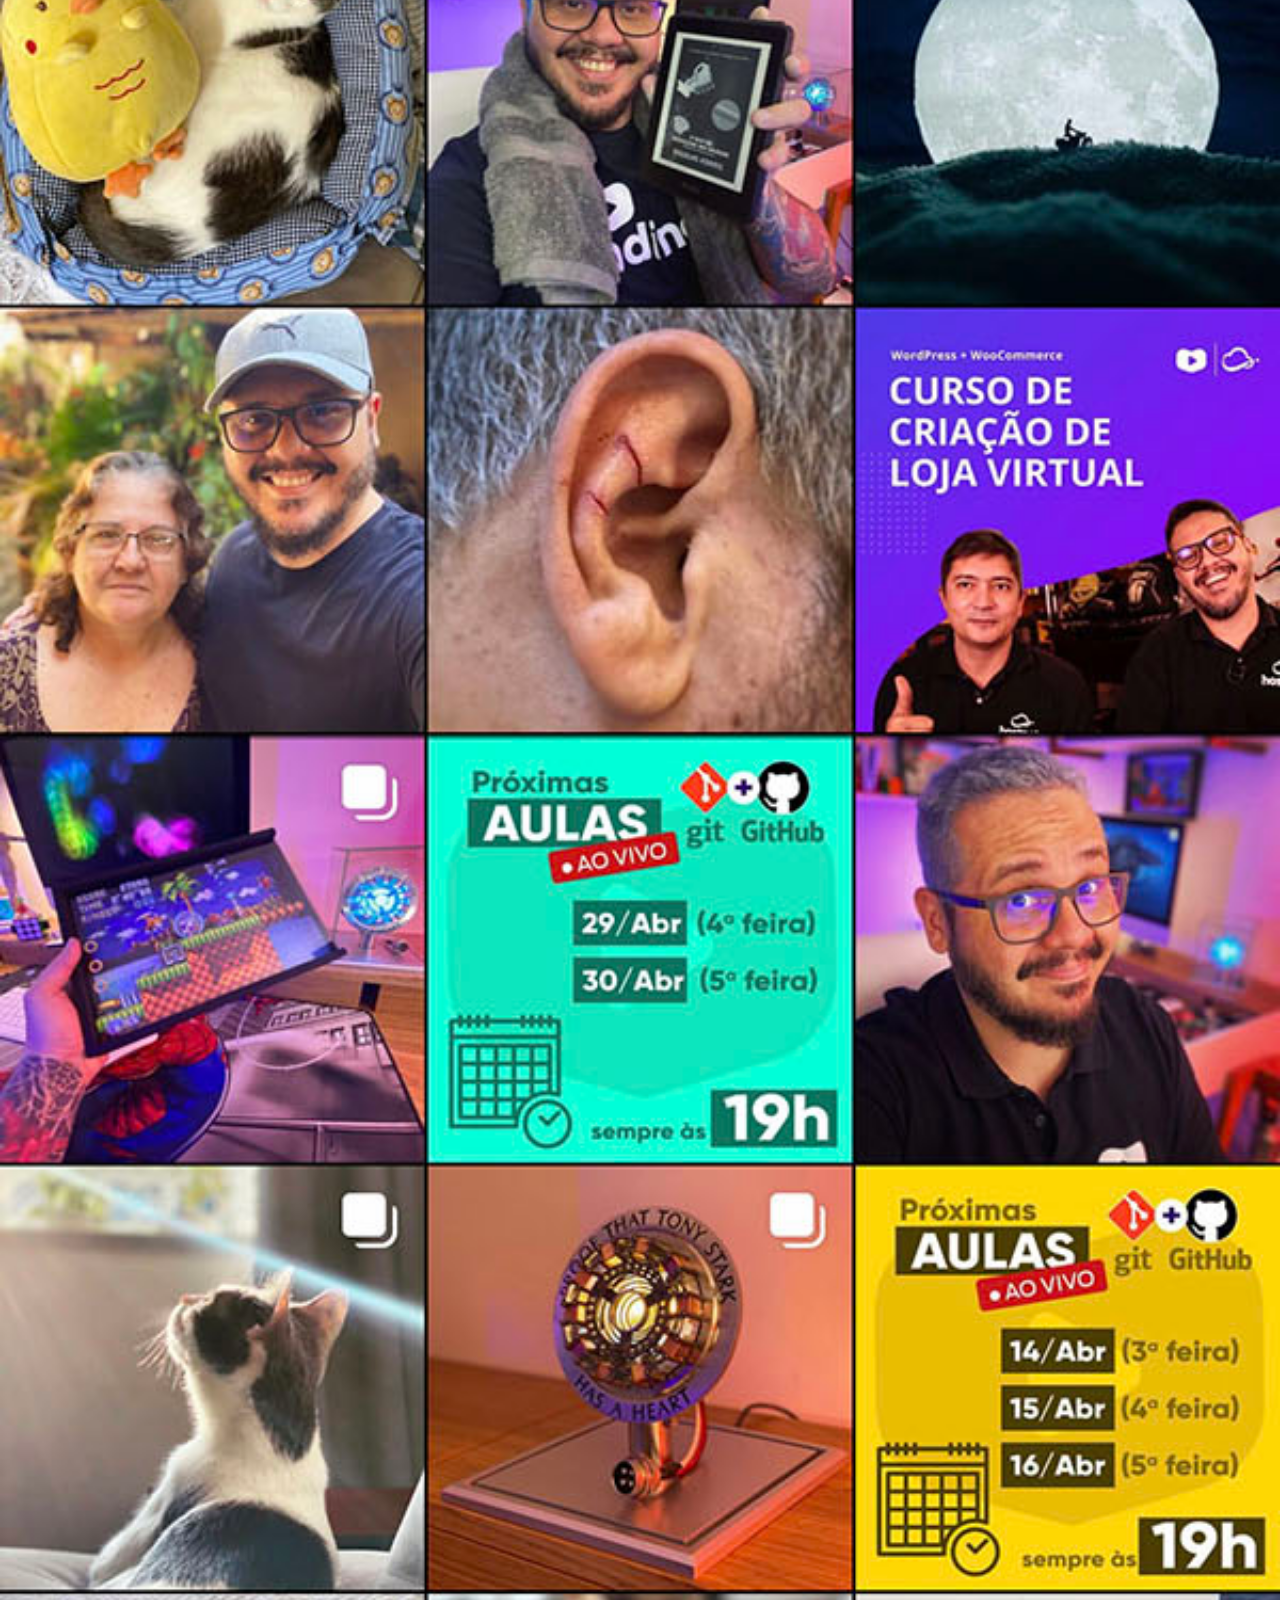
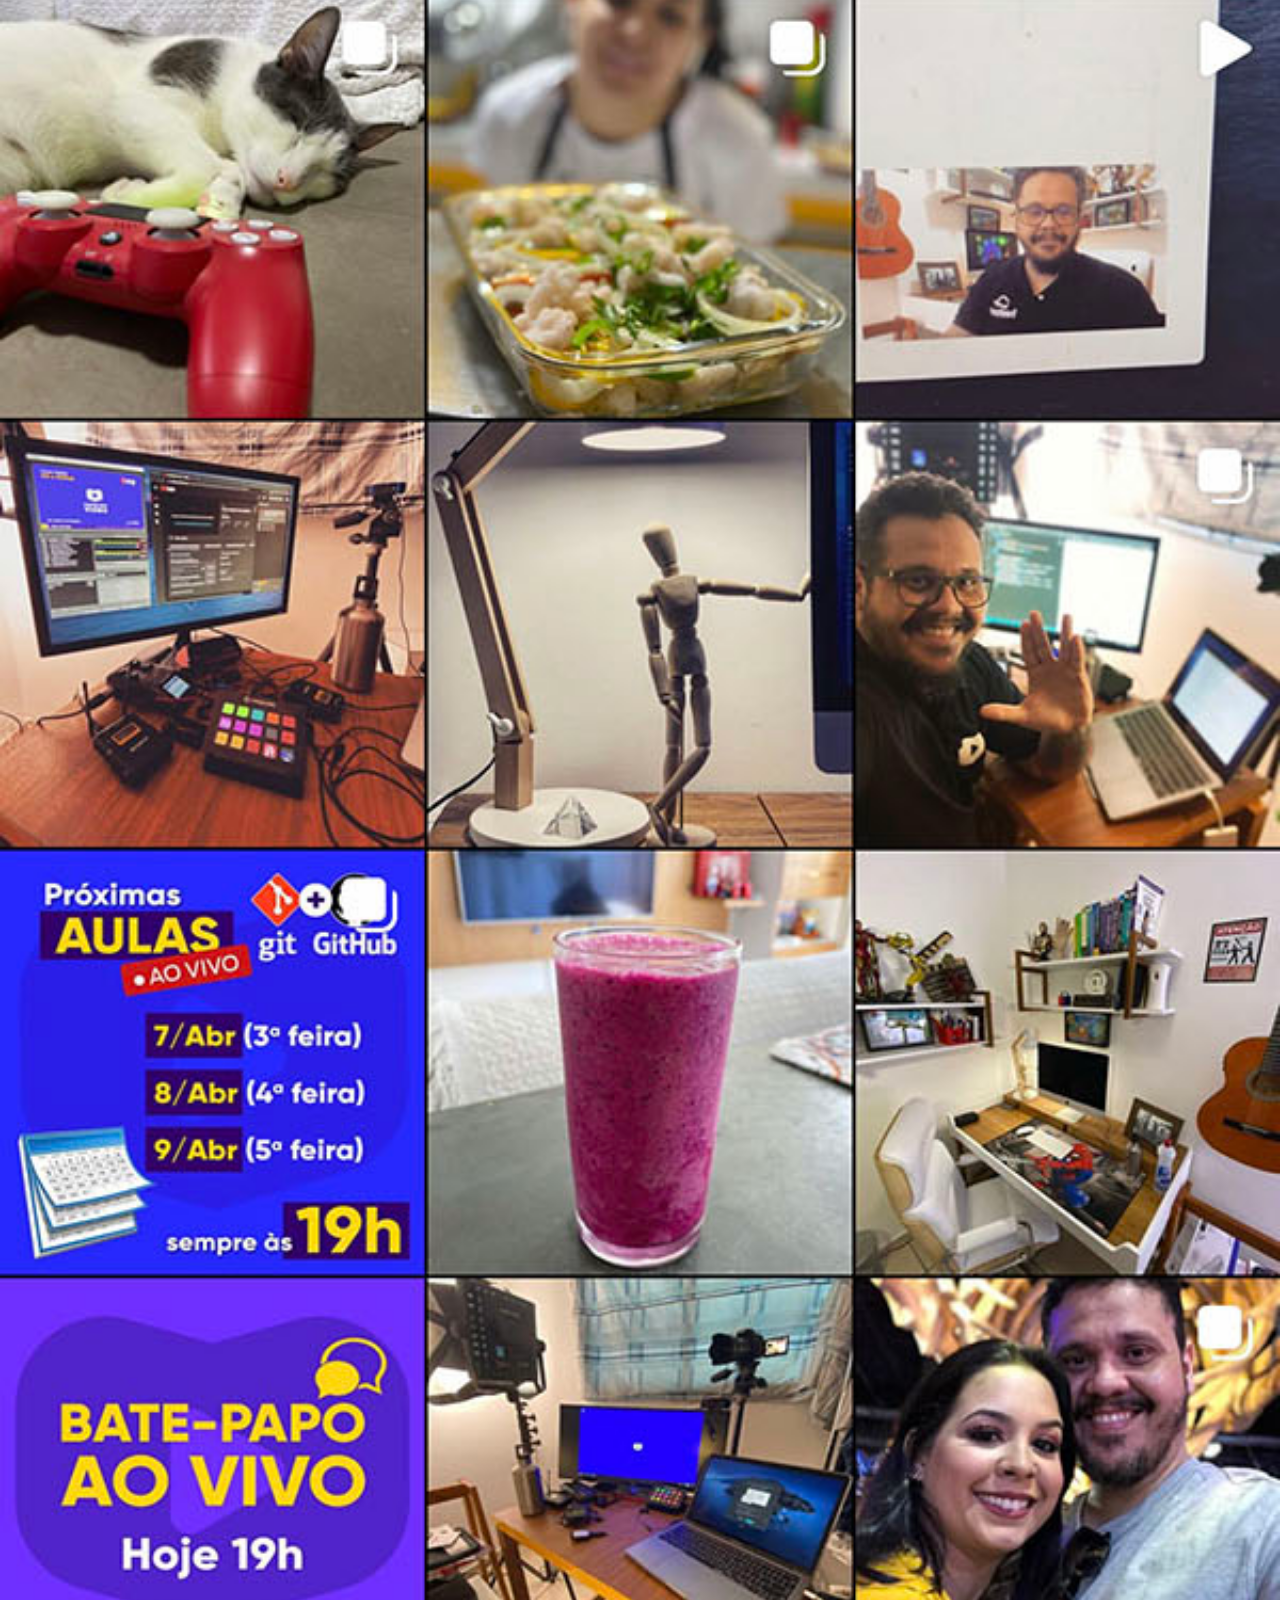
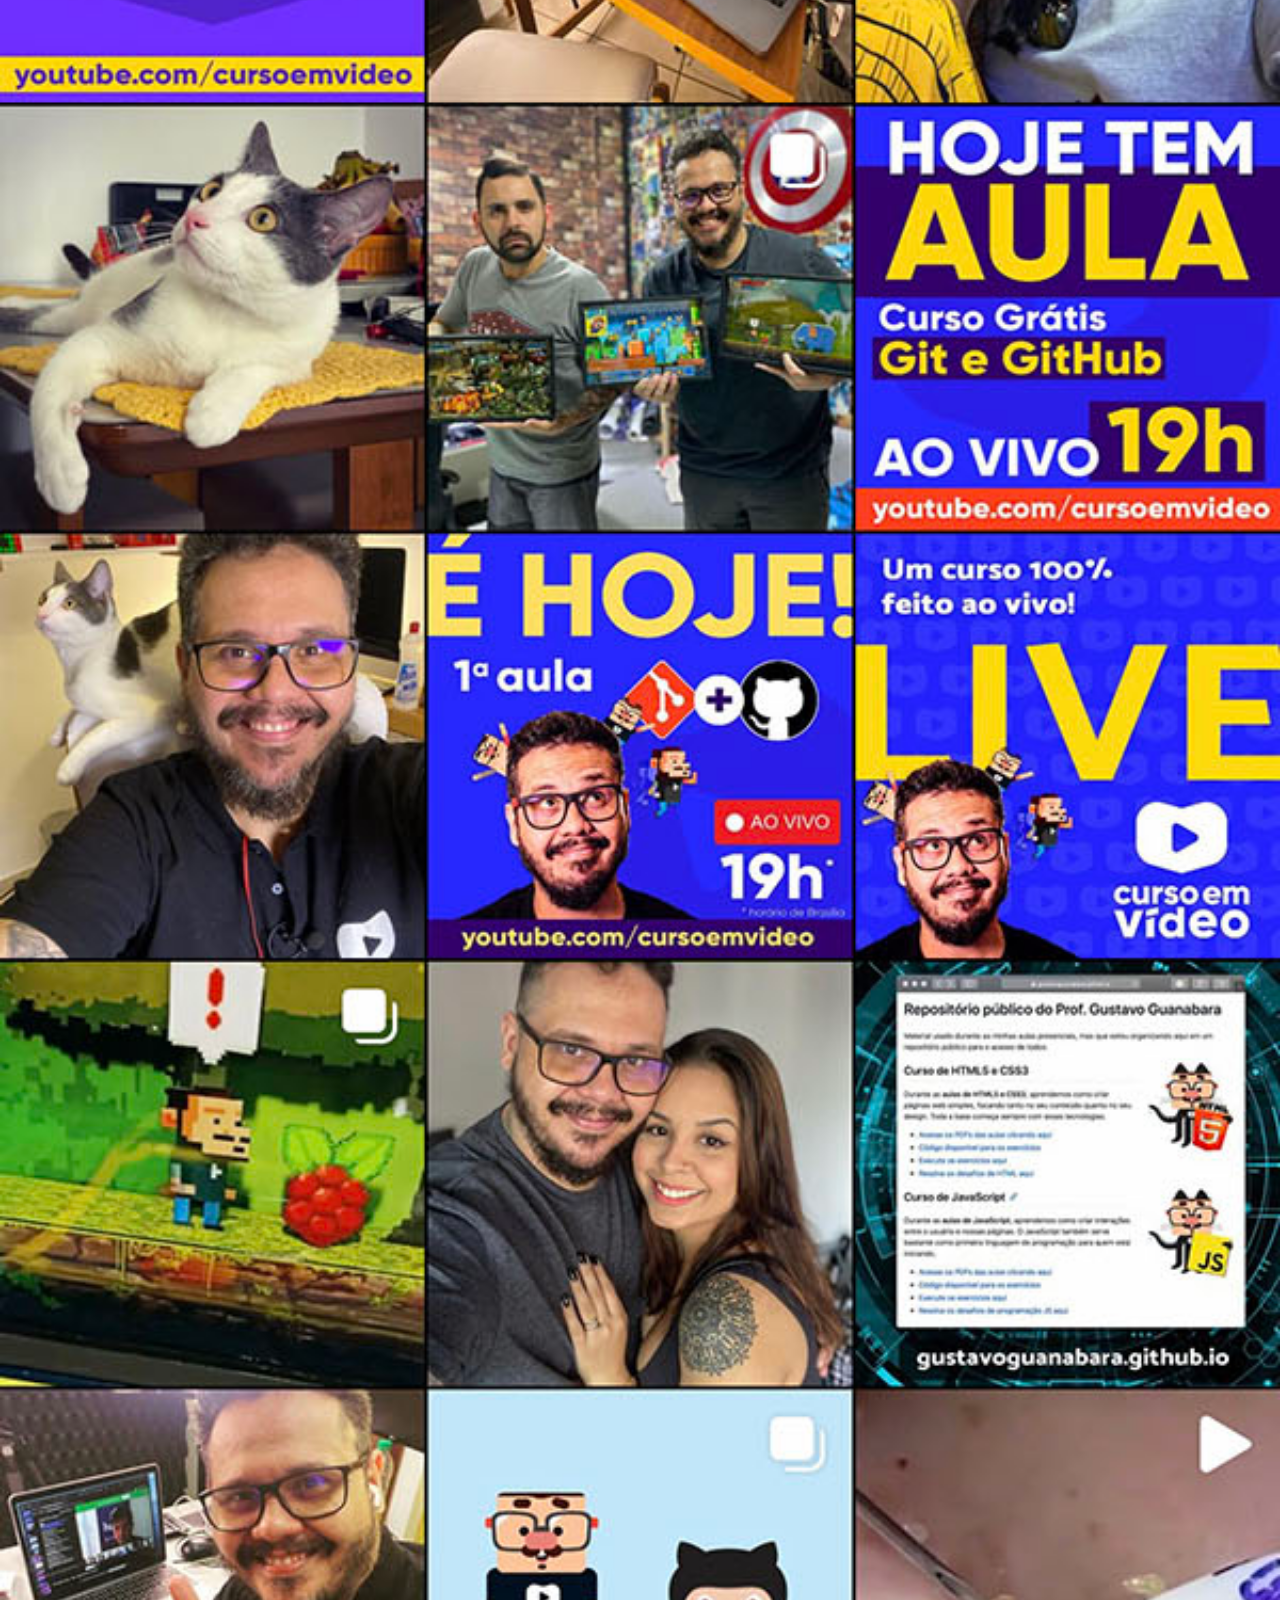
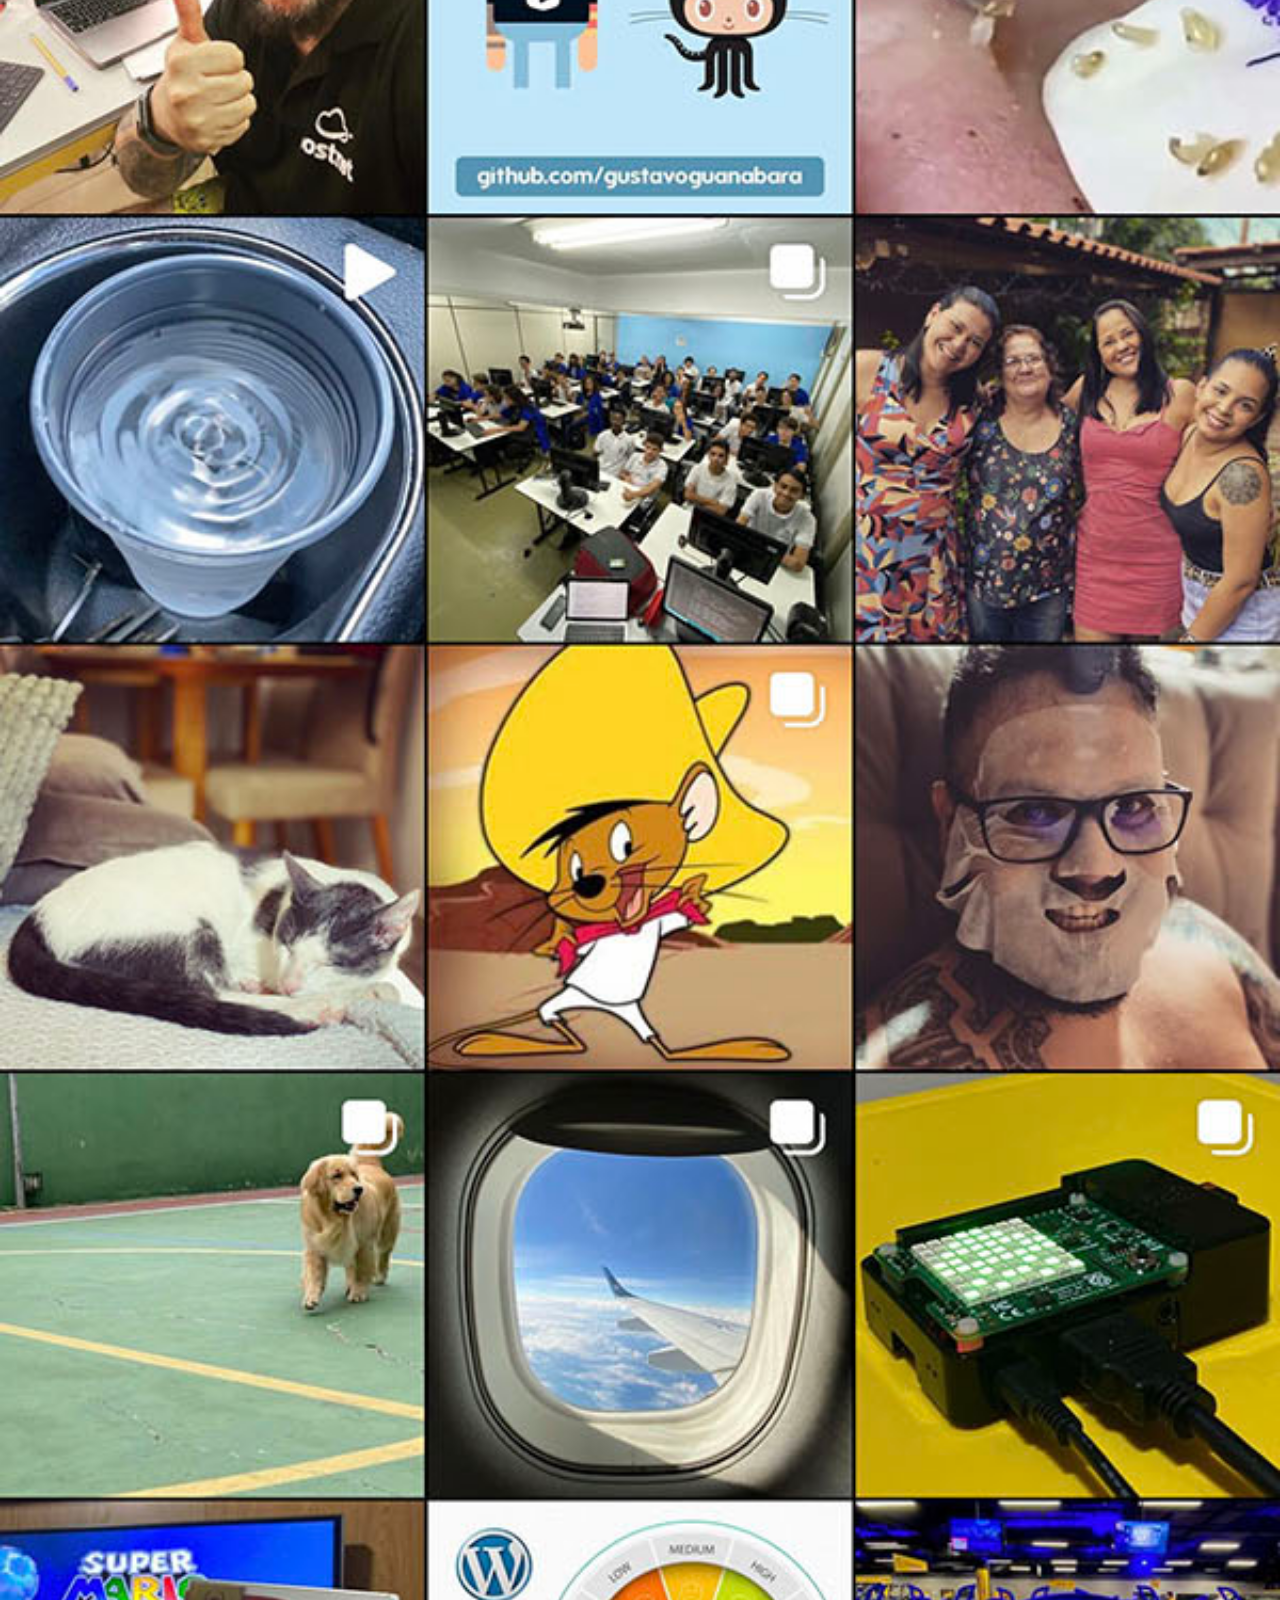
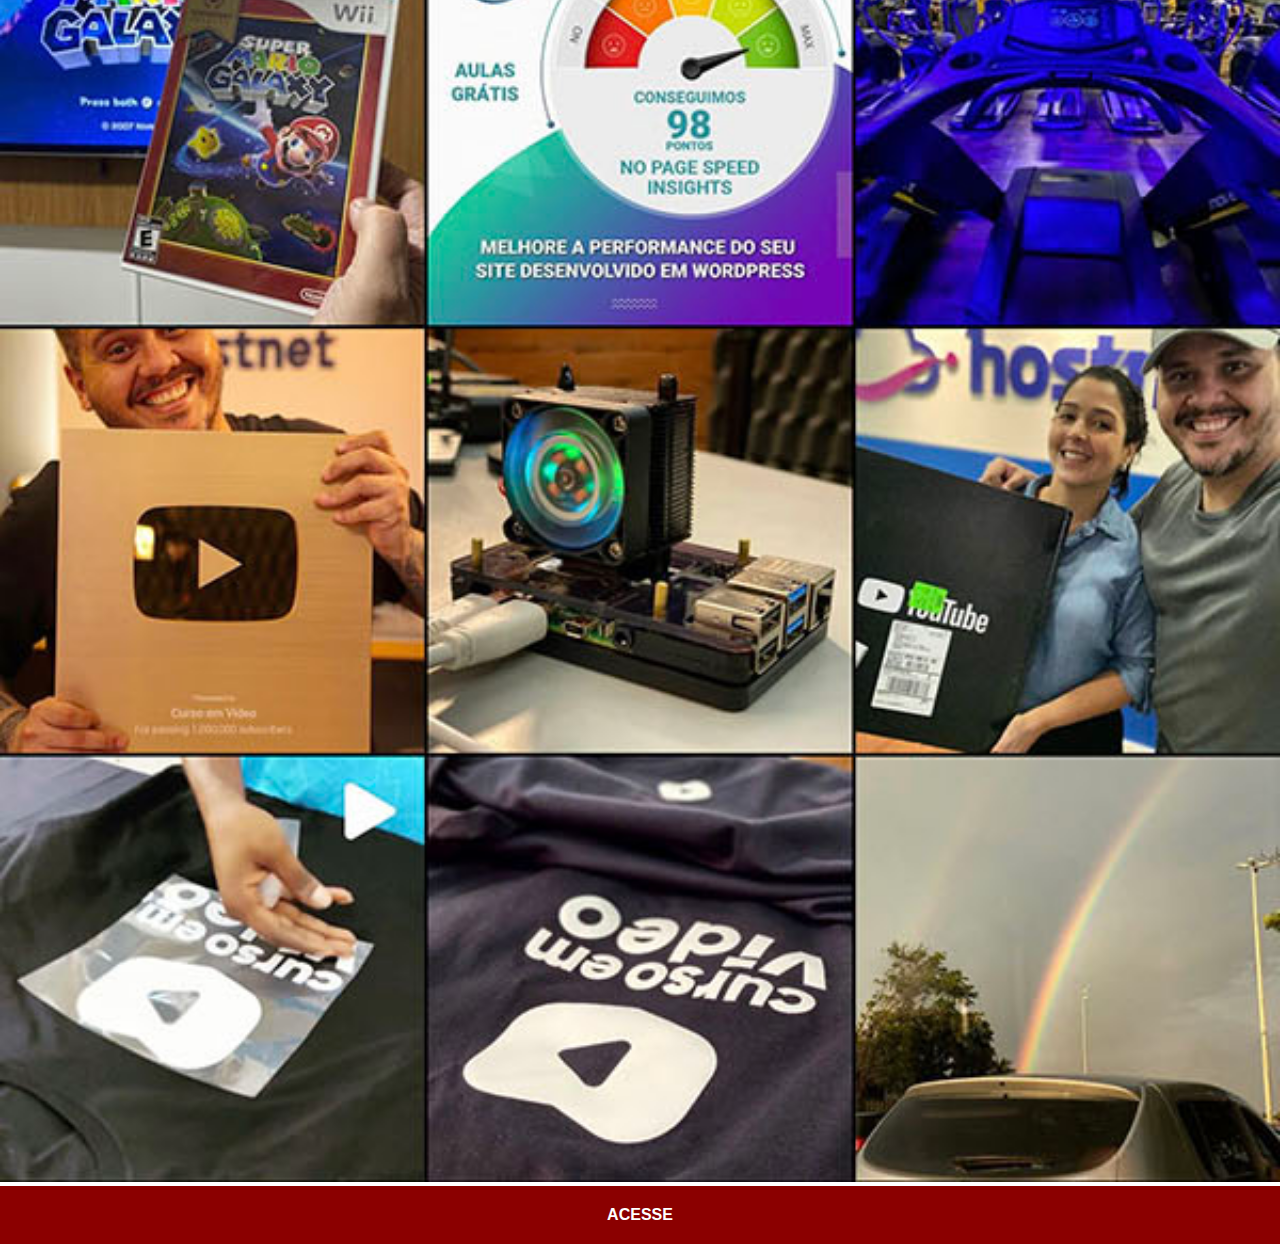
<file: instagran.html>
<!DOCTYPE html>
<html lang="pt-br">
<head>
    <meta charset="UTF-8">
    <meta name="viewport" content="width=device-width, initial-scale=1.0">
    <link rel="stylesheet" href="estilo/social.css">
    <title>Instagran</title>
    <style>
        a:hover{
            background-color:purple;
        }
    </style>
</head>
<body>
    <img src="imagens/tela-instagram.jpg" alt="instagran">
    <a href="https://www.instagram.com/gustavoguanabara/" target="_blank">ACESSE</a>

    
</body>
</html>
</file>
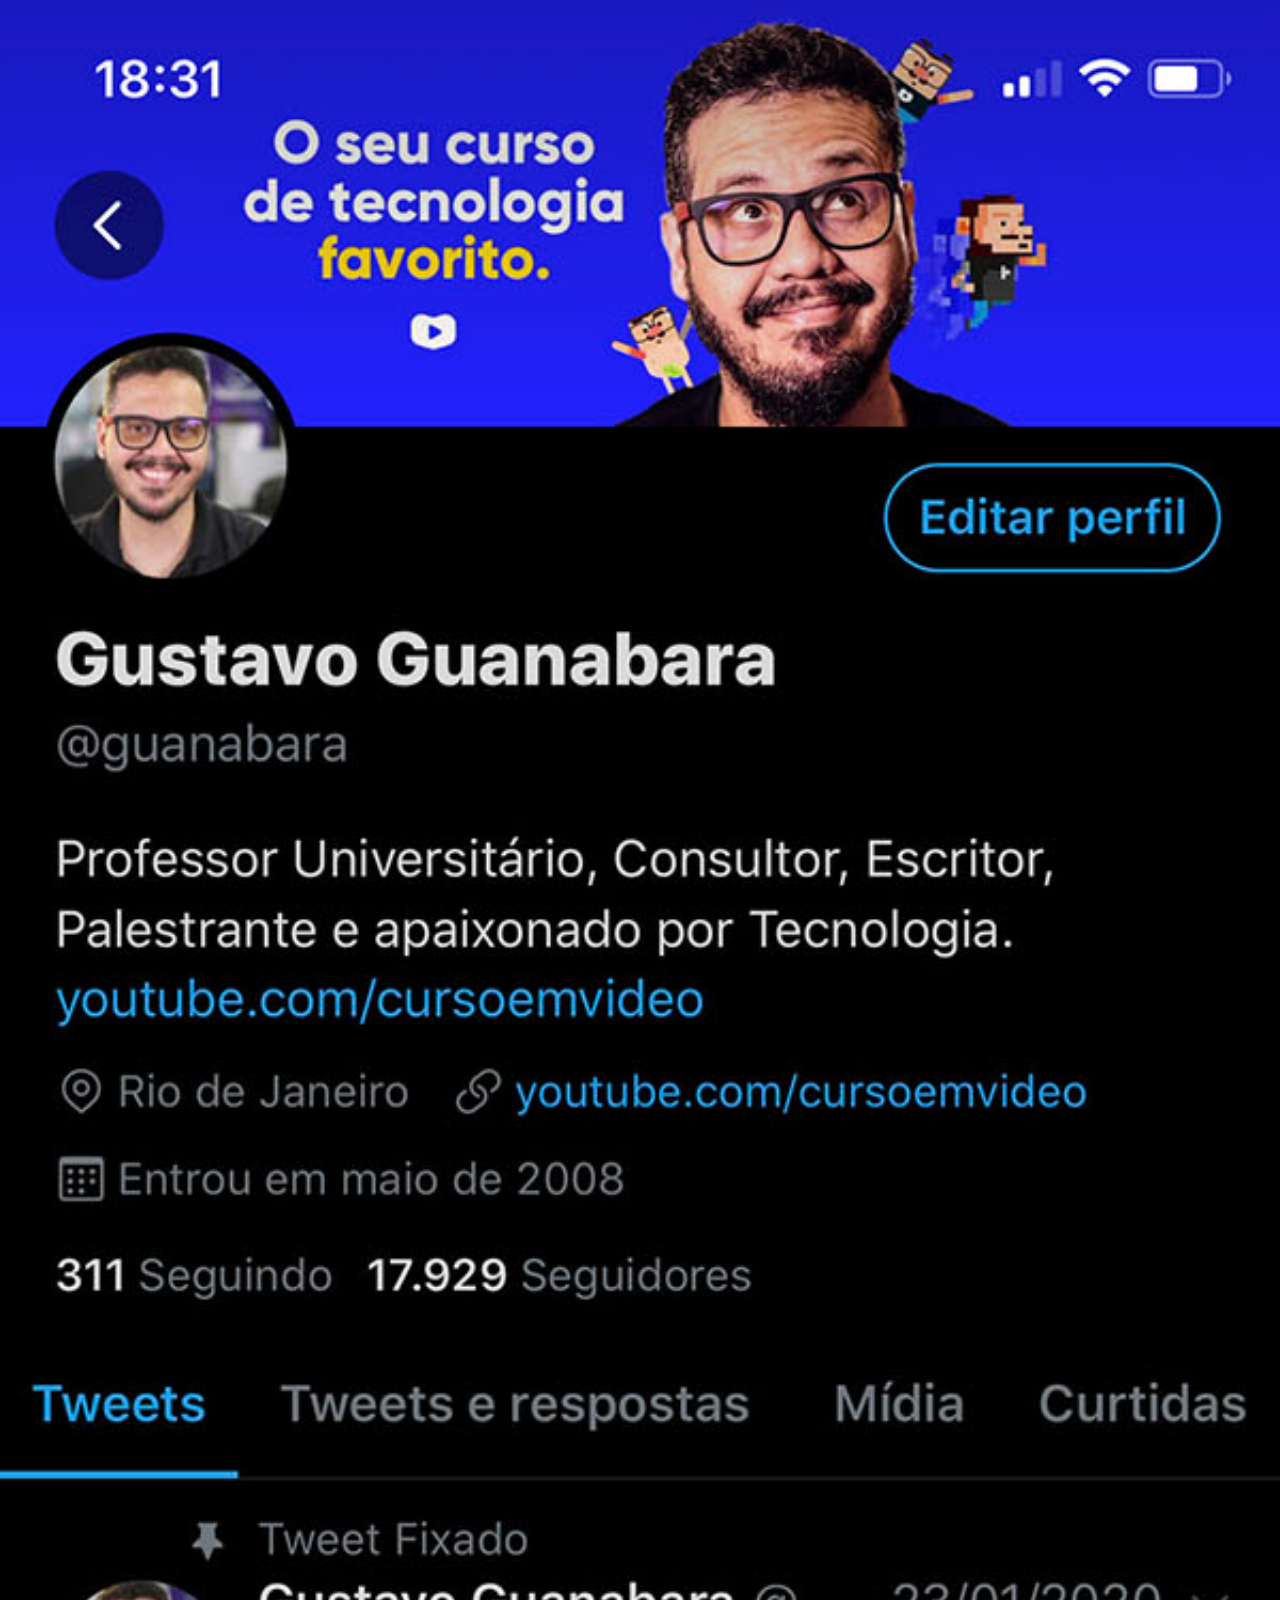
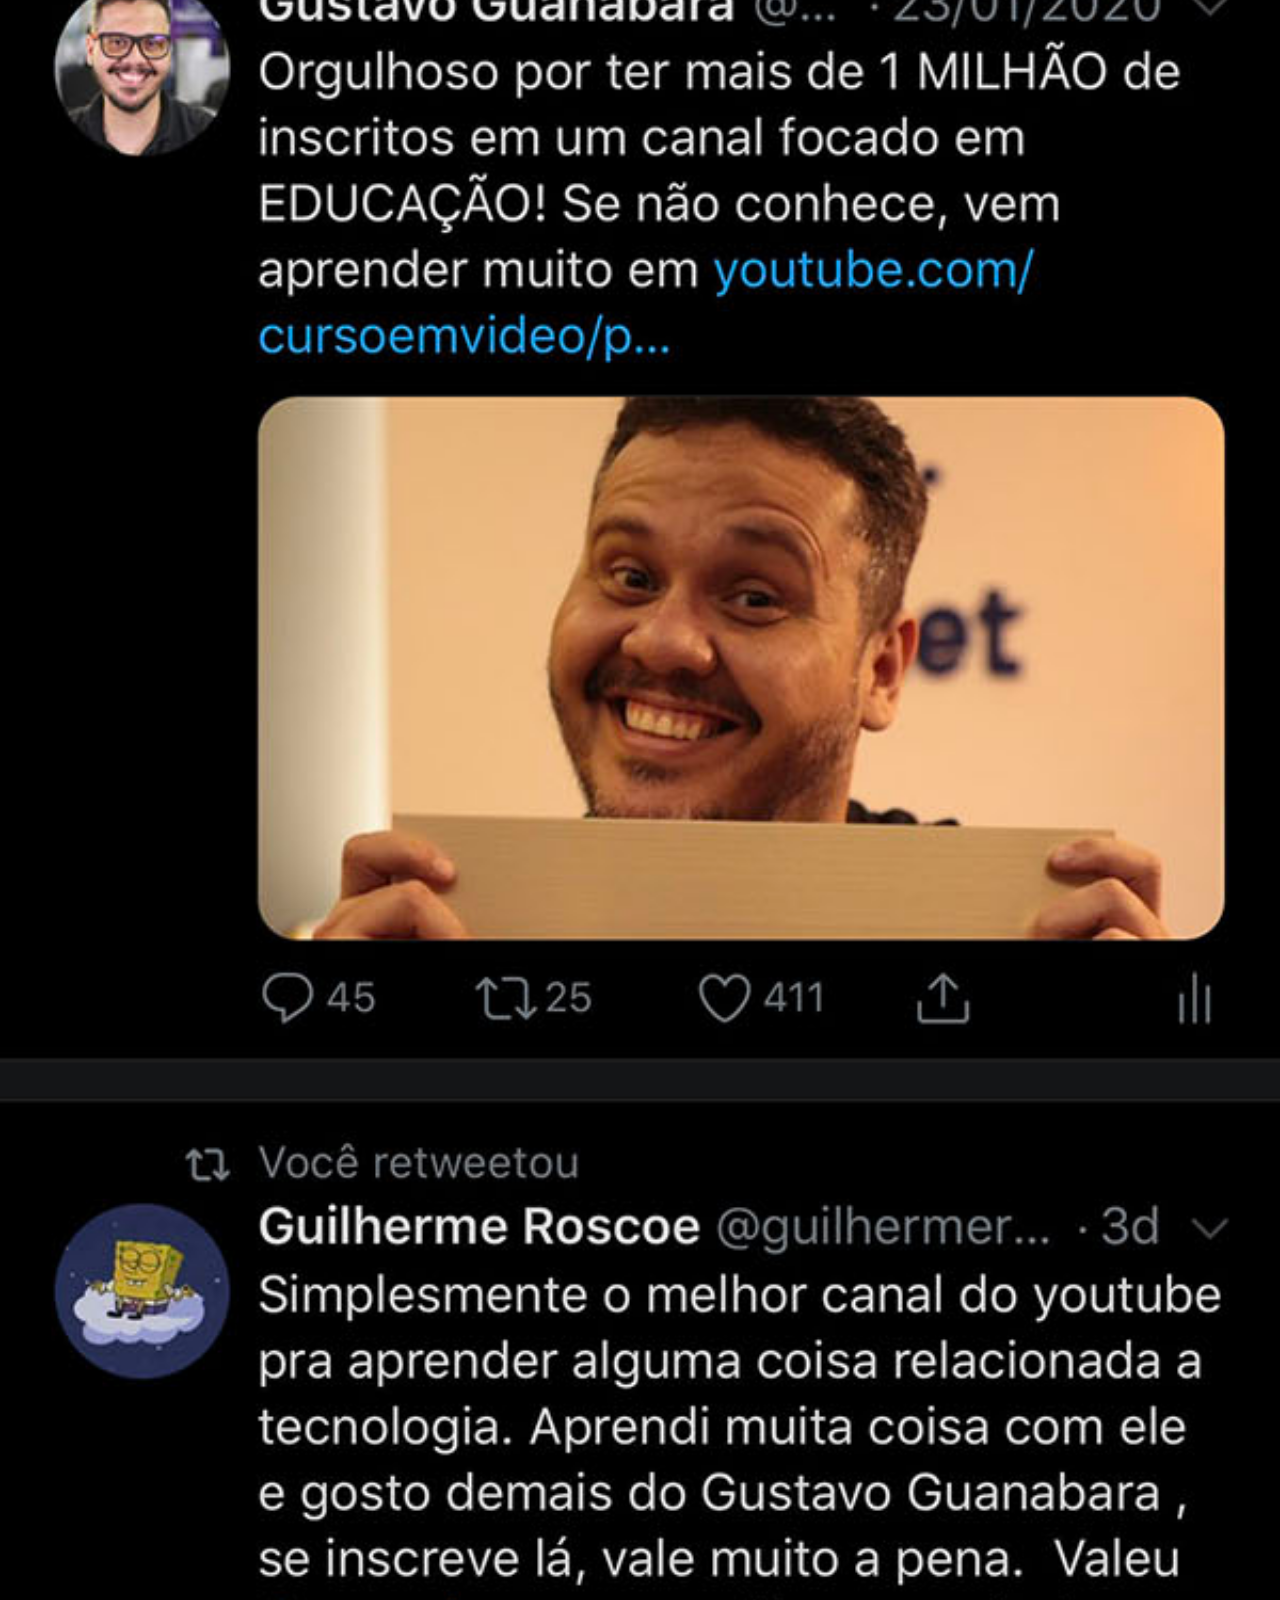
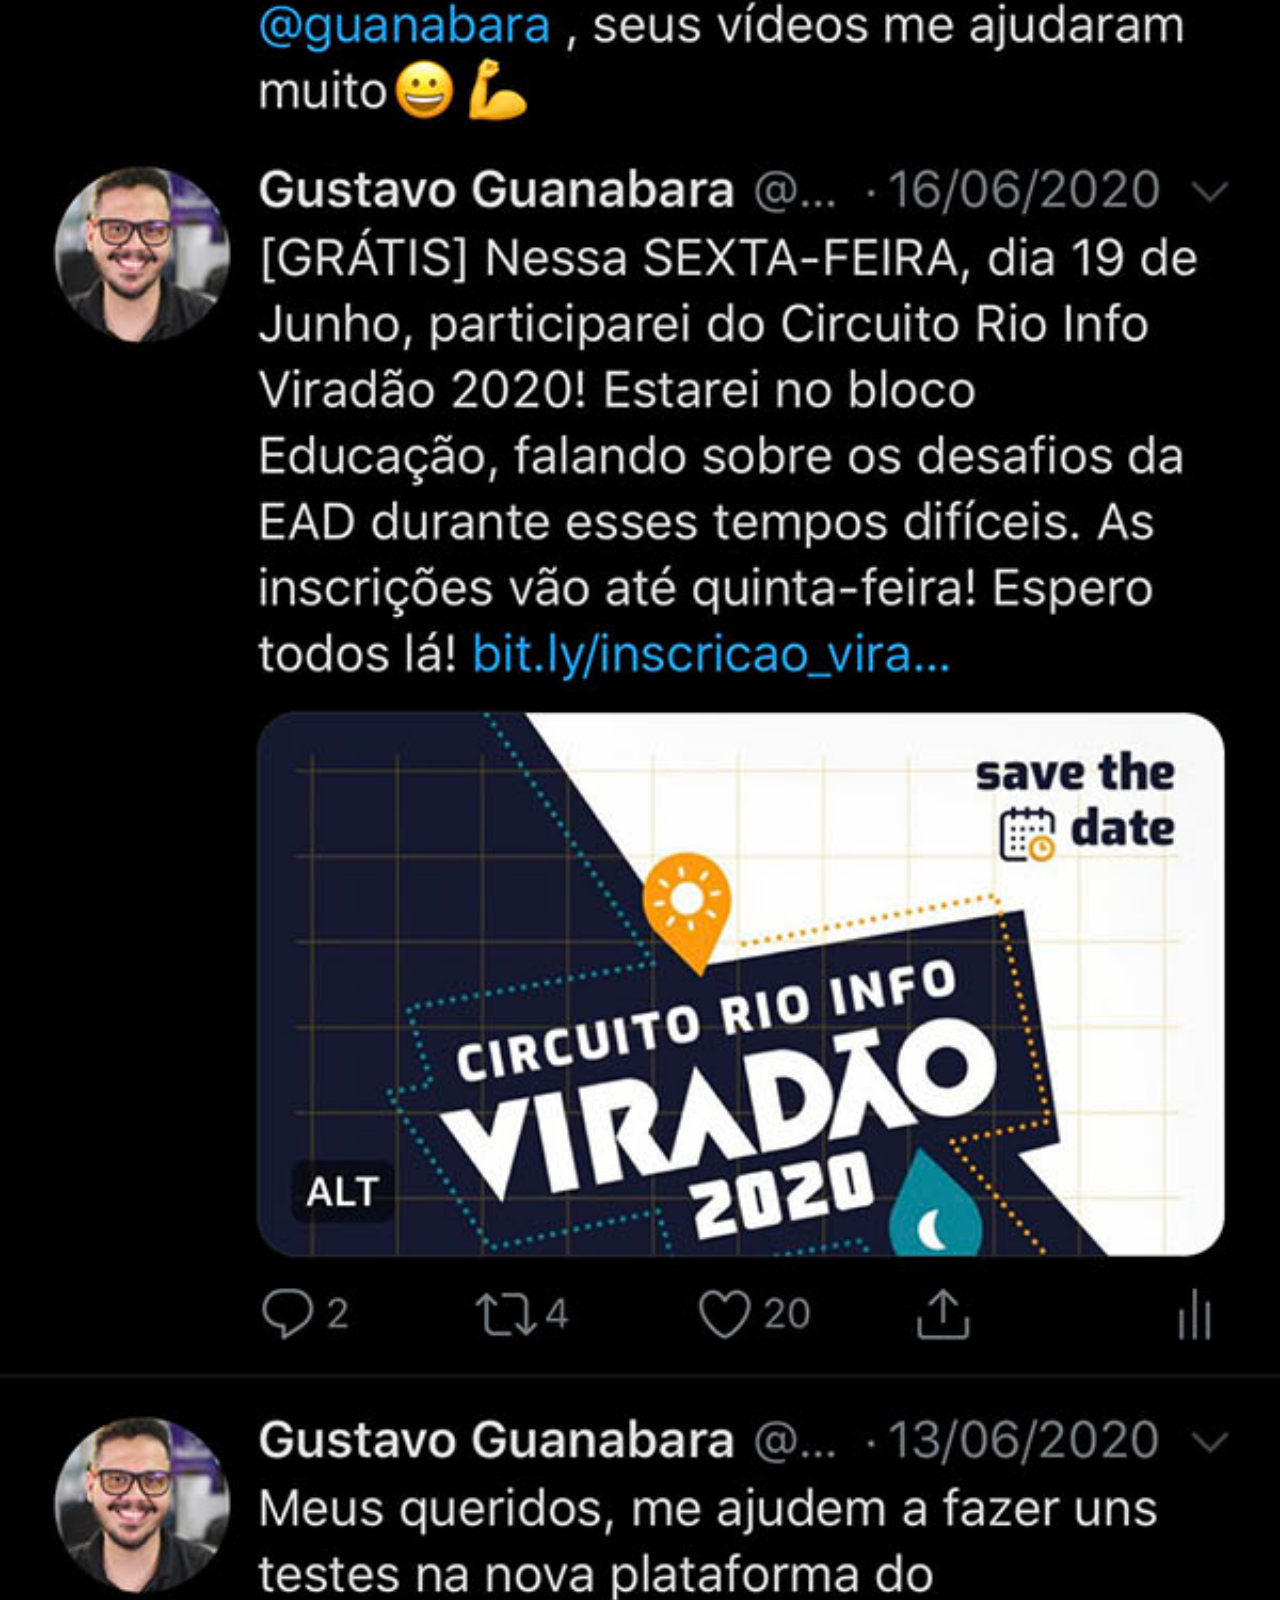
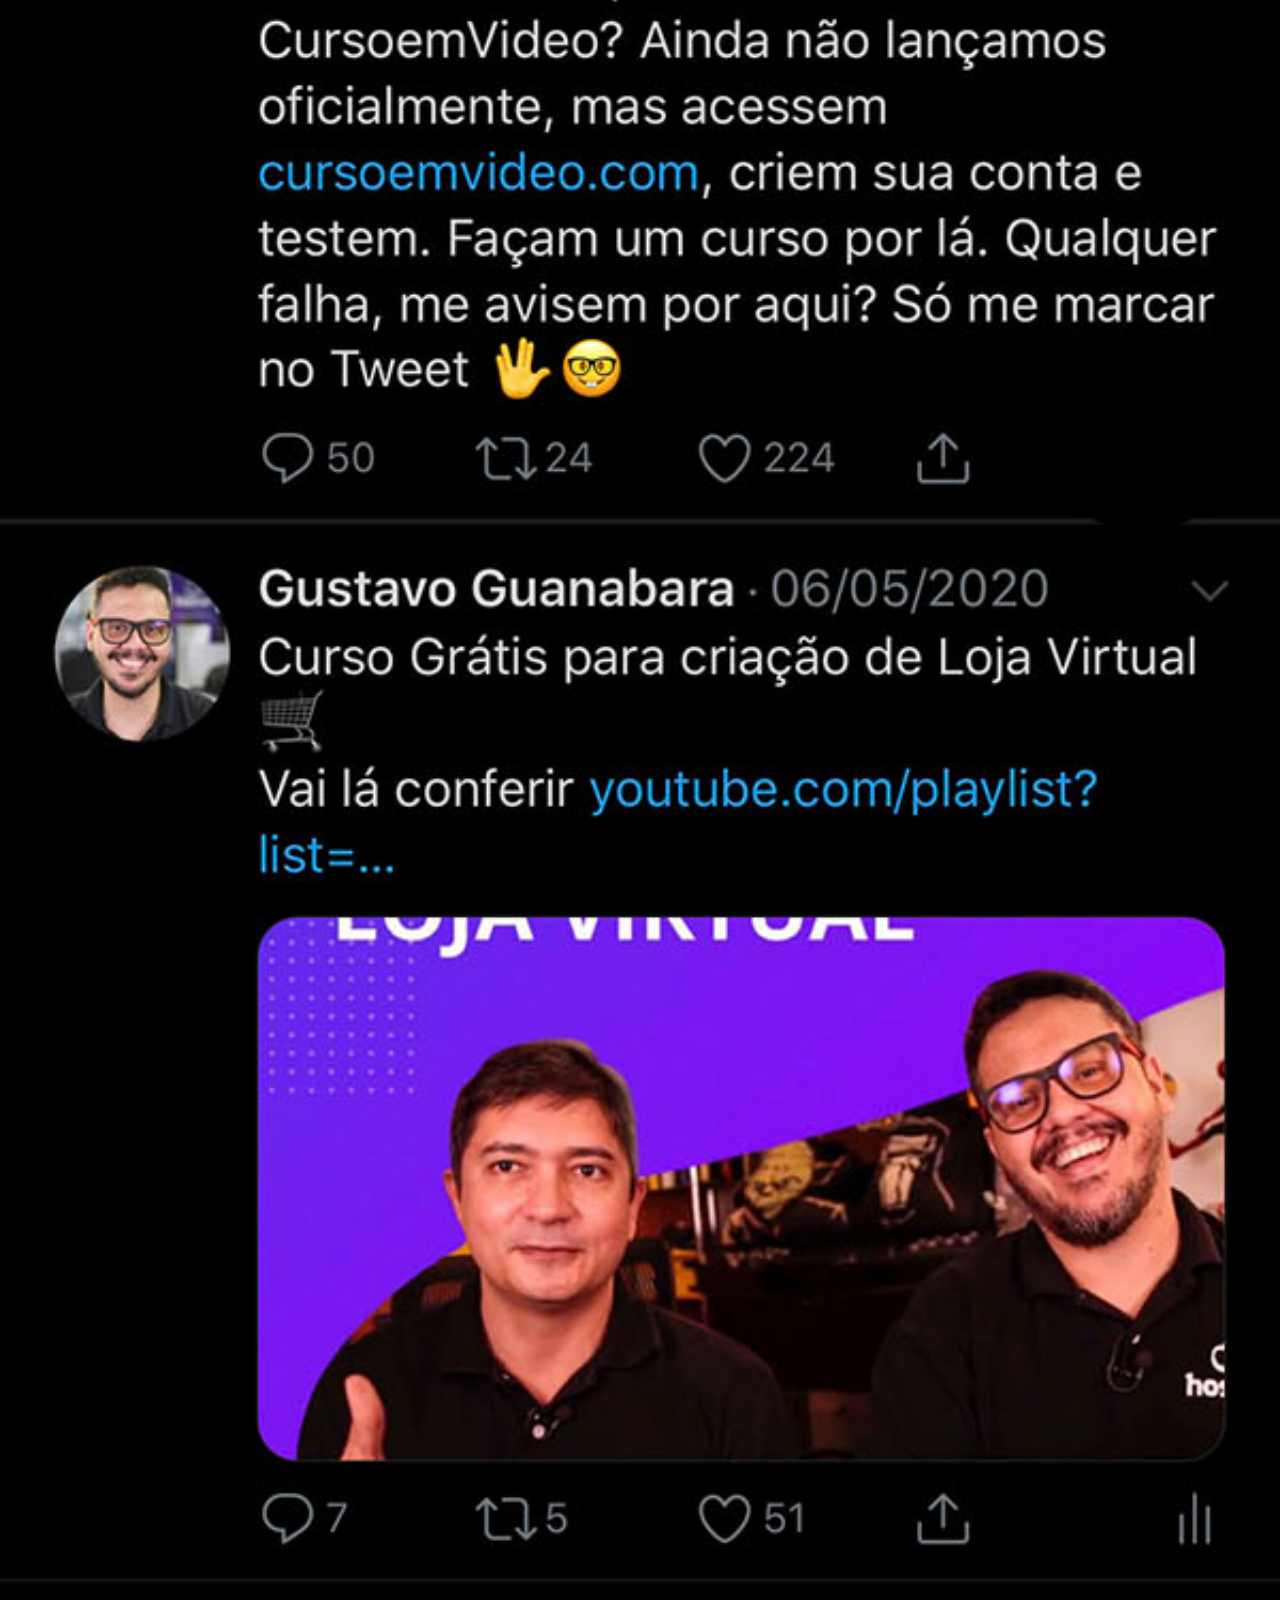
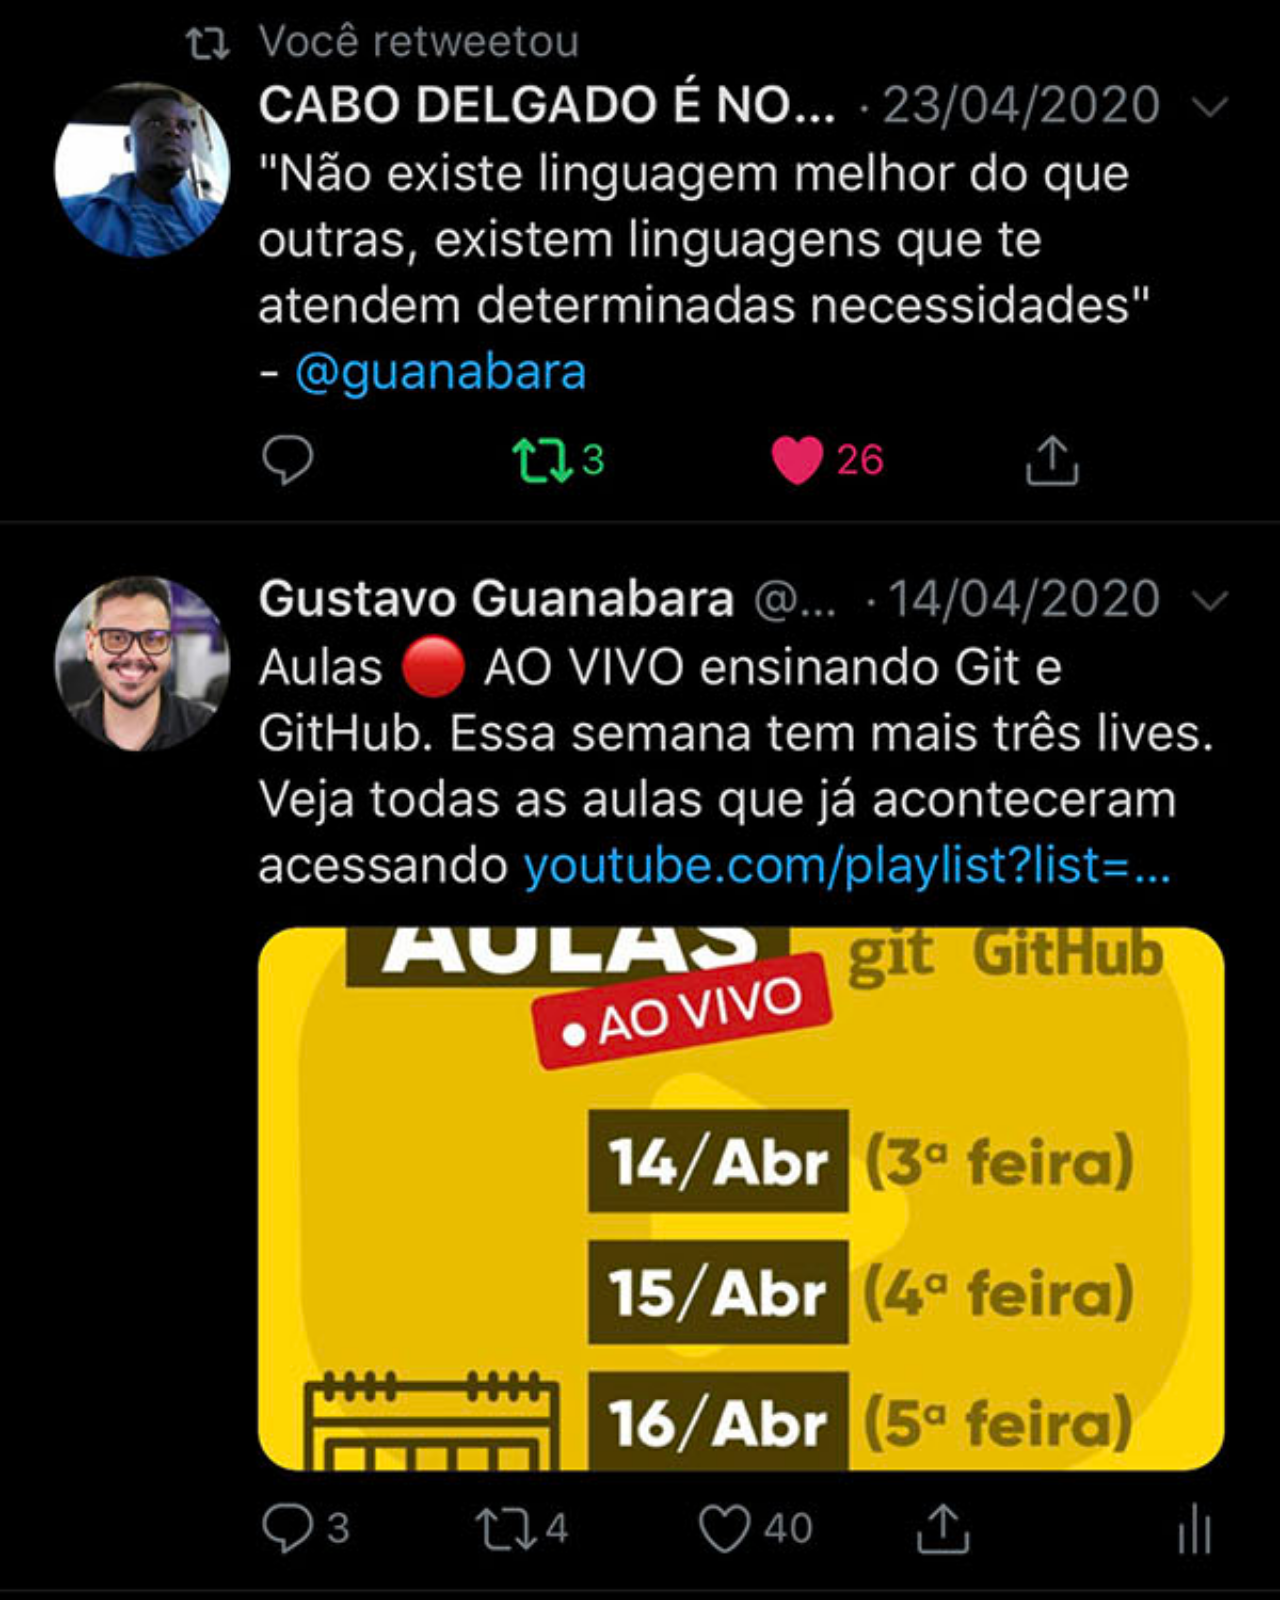
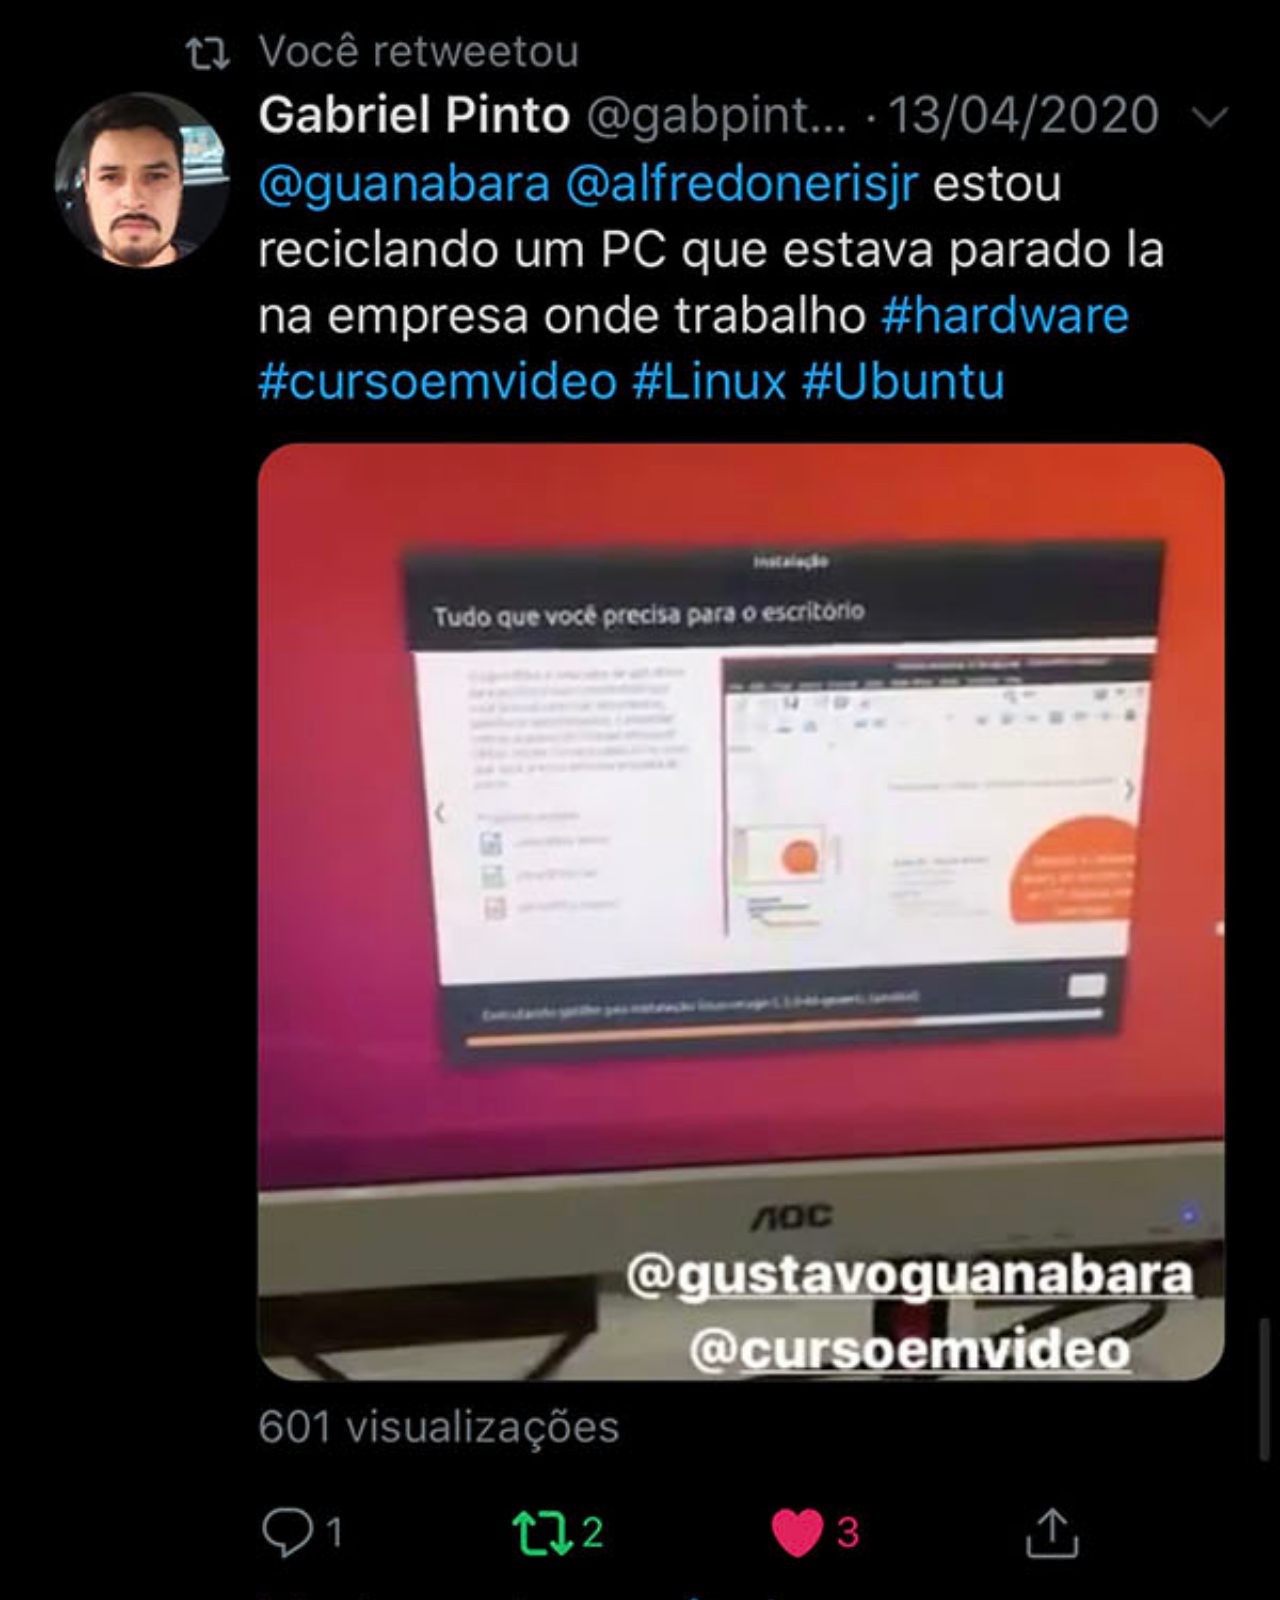
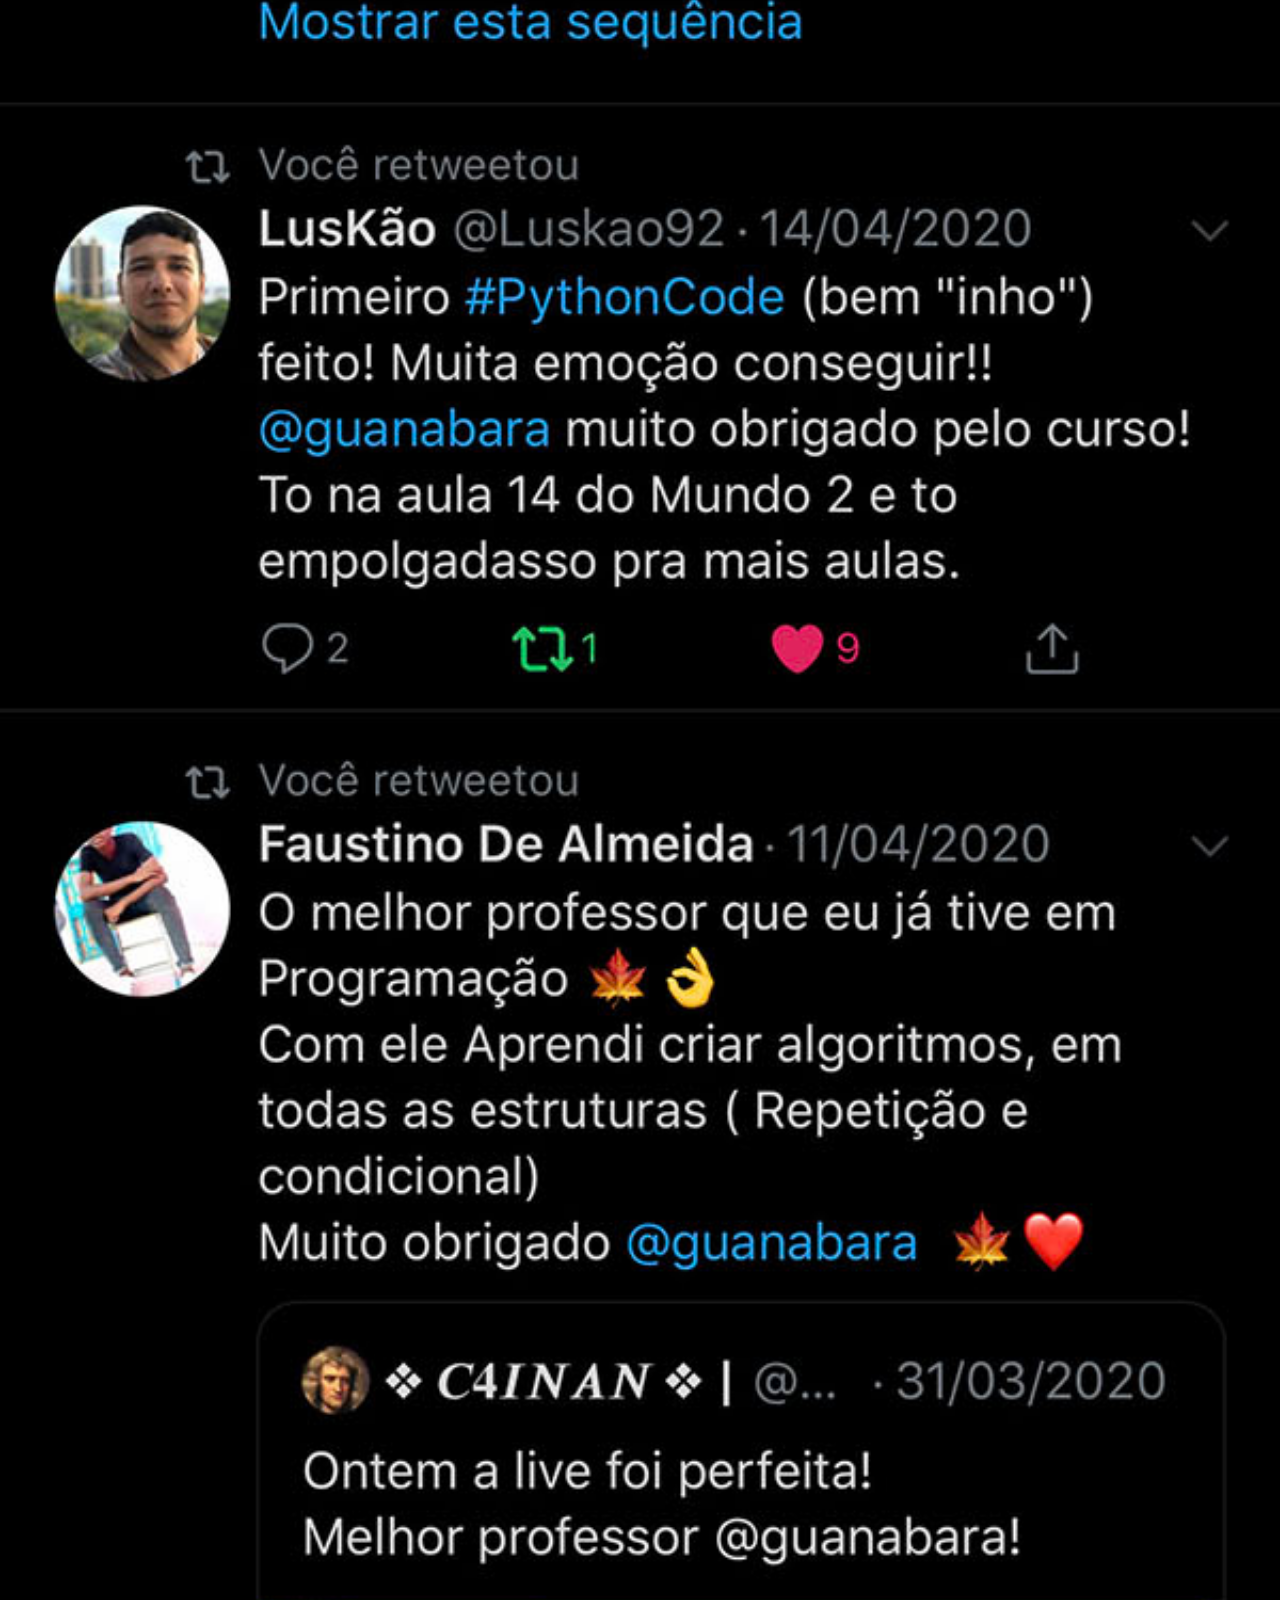
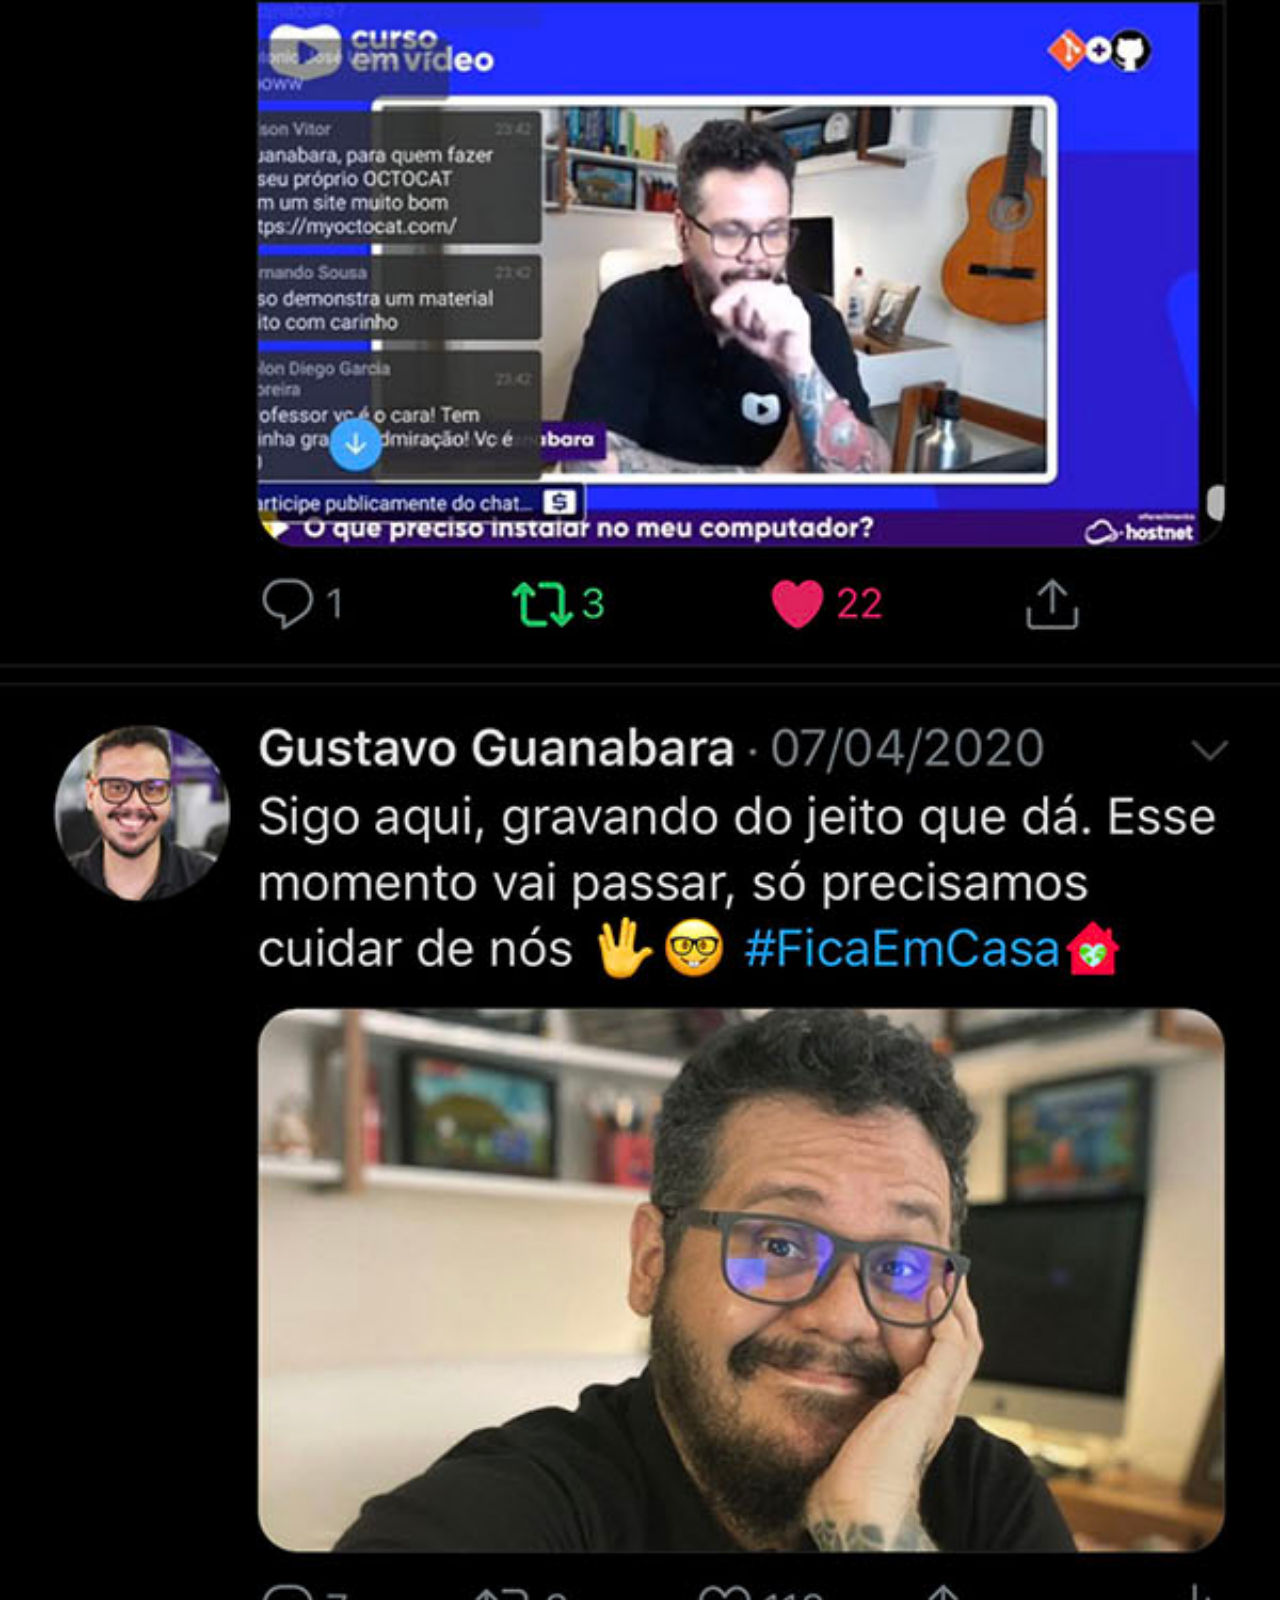
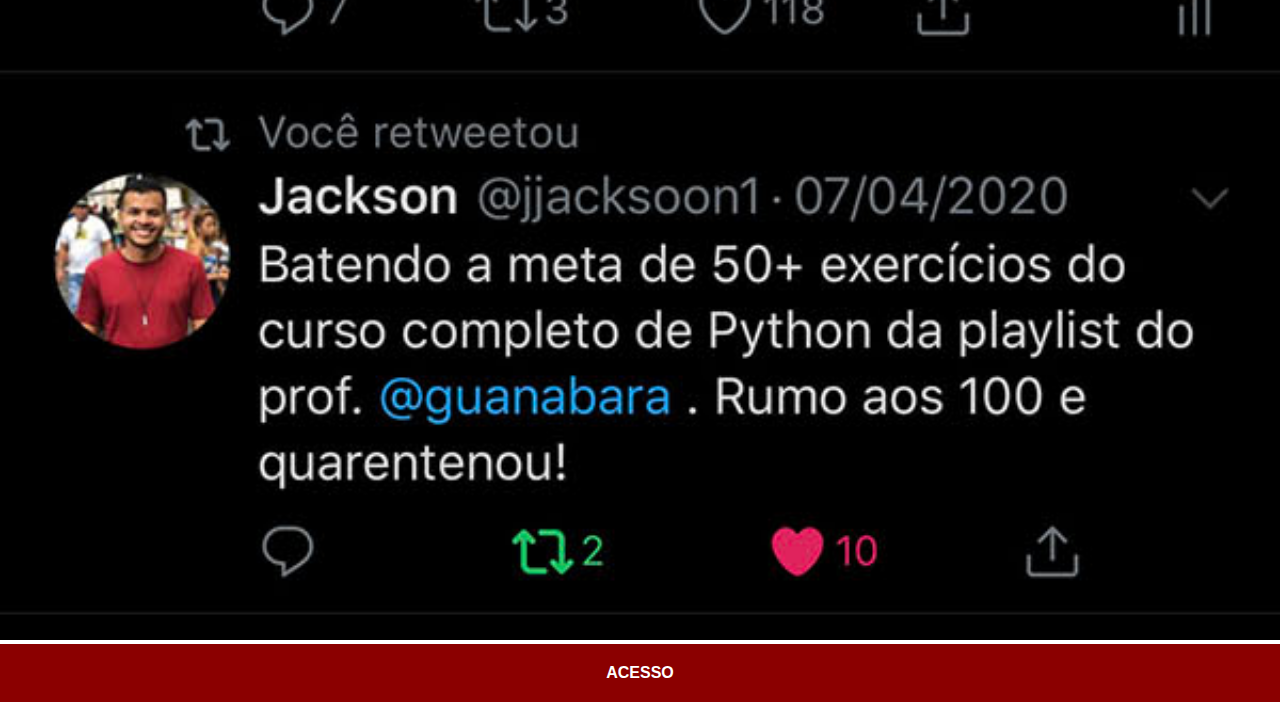
<file: twitter.html>
<!DOCTYPE html>
<html lang="pt-br">
<head>
    <meta charset="UTF-8">
    <meta name="viewport" content="width=device-width, initial-scale=1.0">
    <link rel="stylesheet" href="estilo/social.css">
    <title>twitter</title>
       <style>
           a:hover{
                background-color: blue;
            }
       </style>
</head>
<body>
    <img src="imagens/tela-twitter.jpg" alt="twitter">
    <a href="https://x.com/guanabara" target="_blank">ACESSO</a>
</body>
</html>
</file>
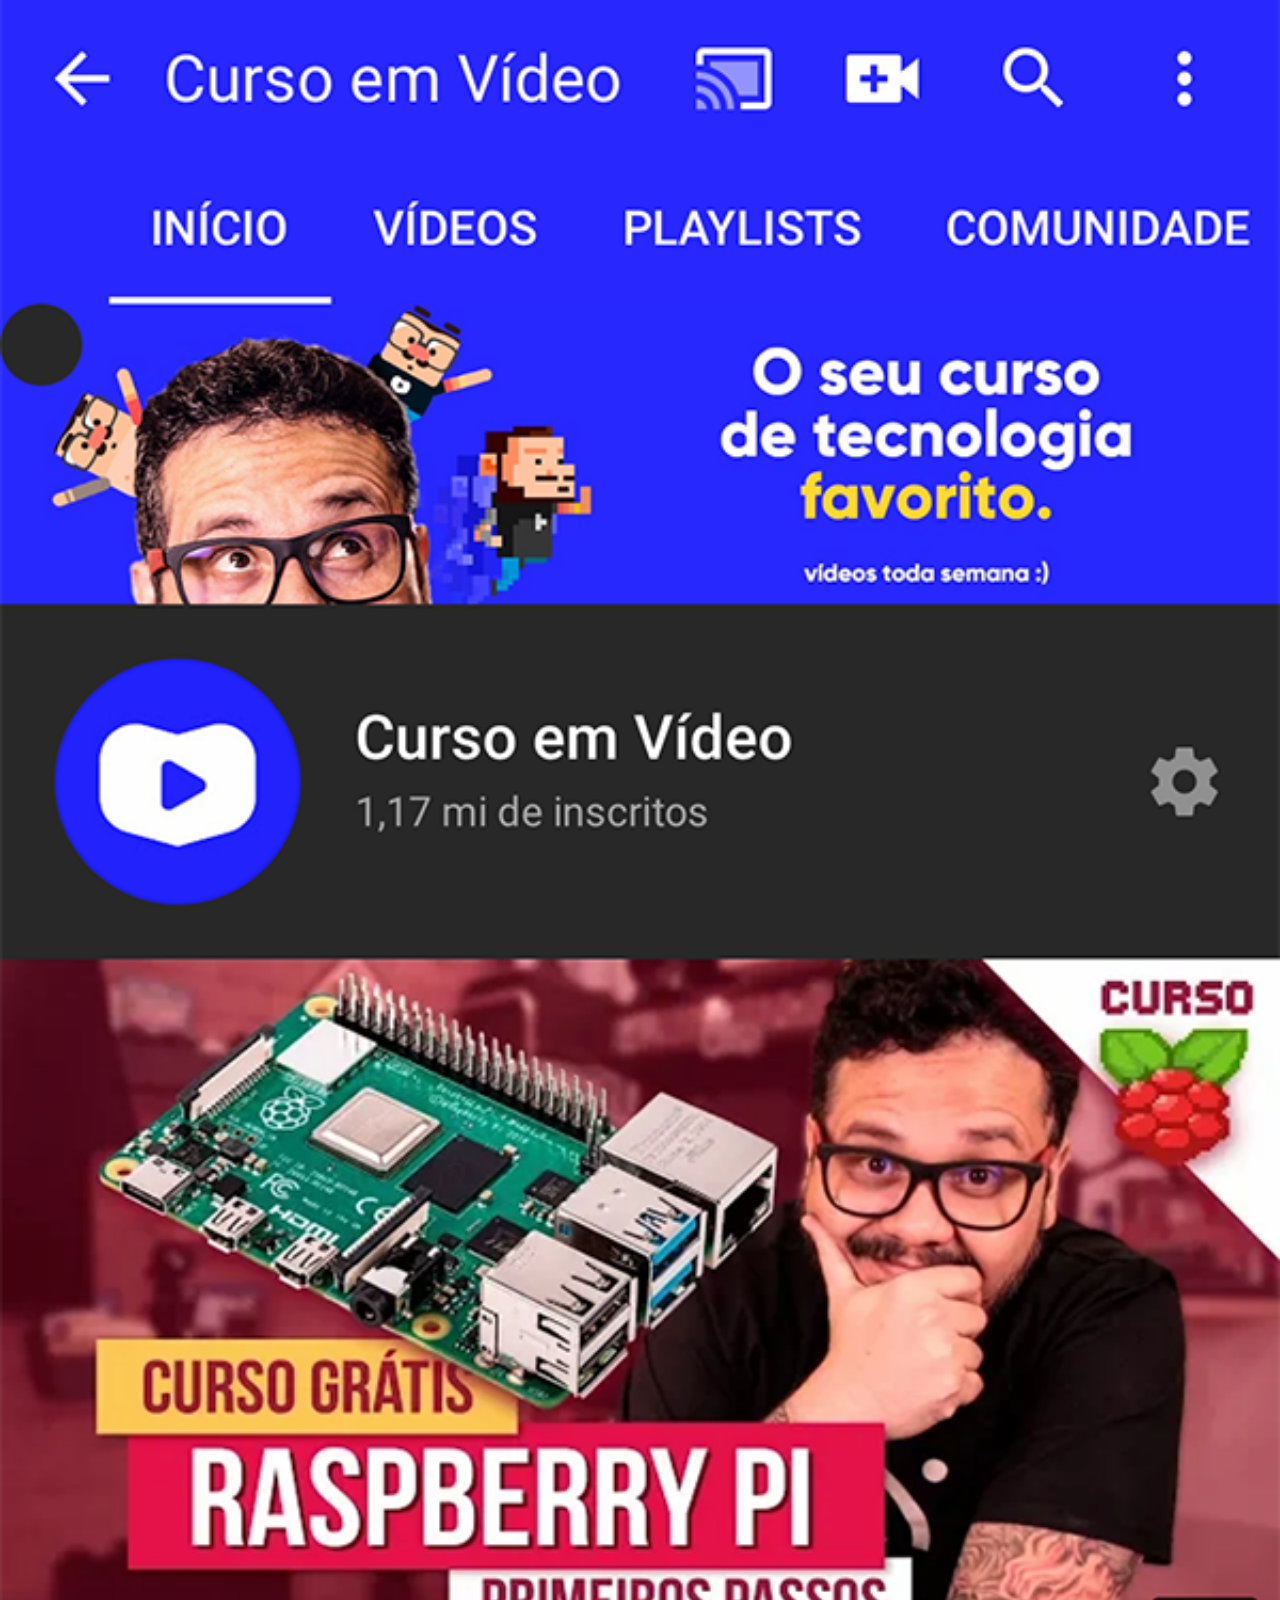
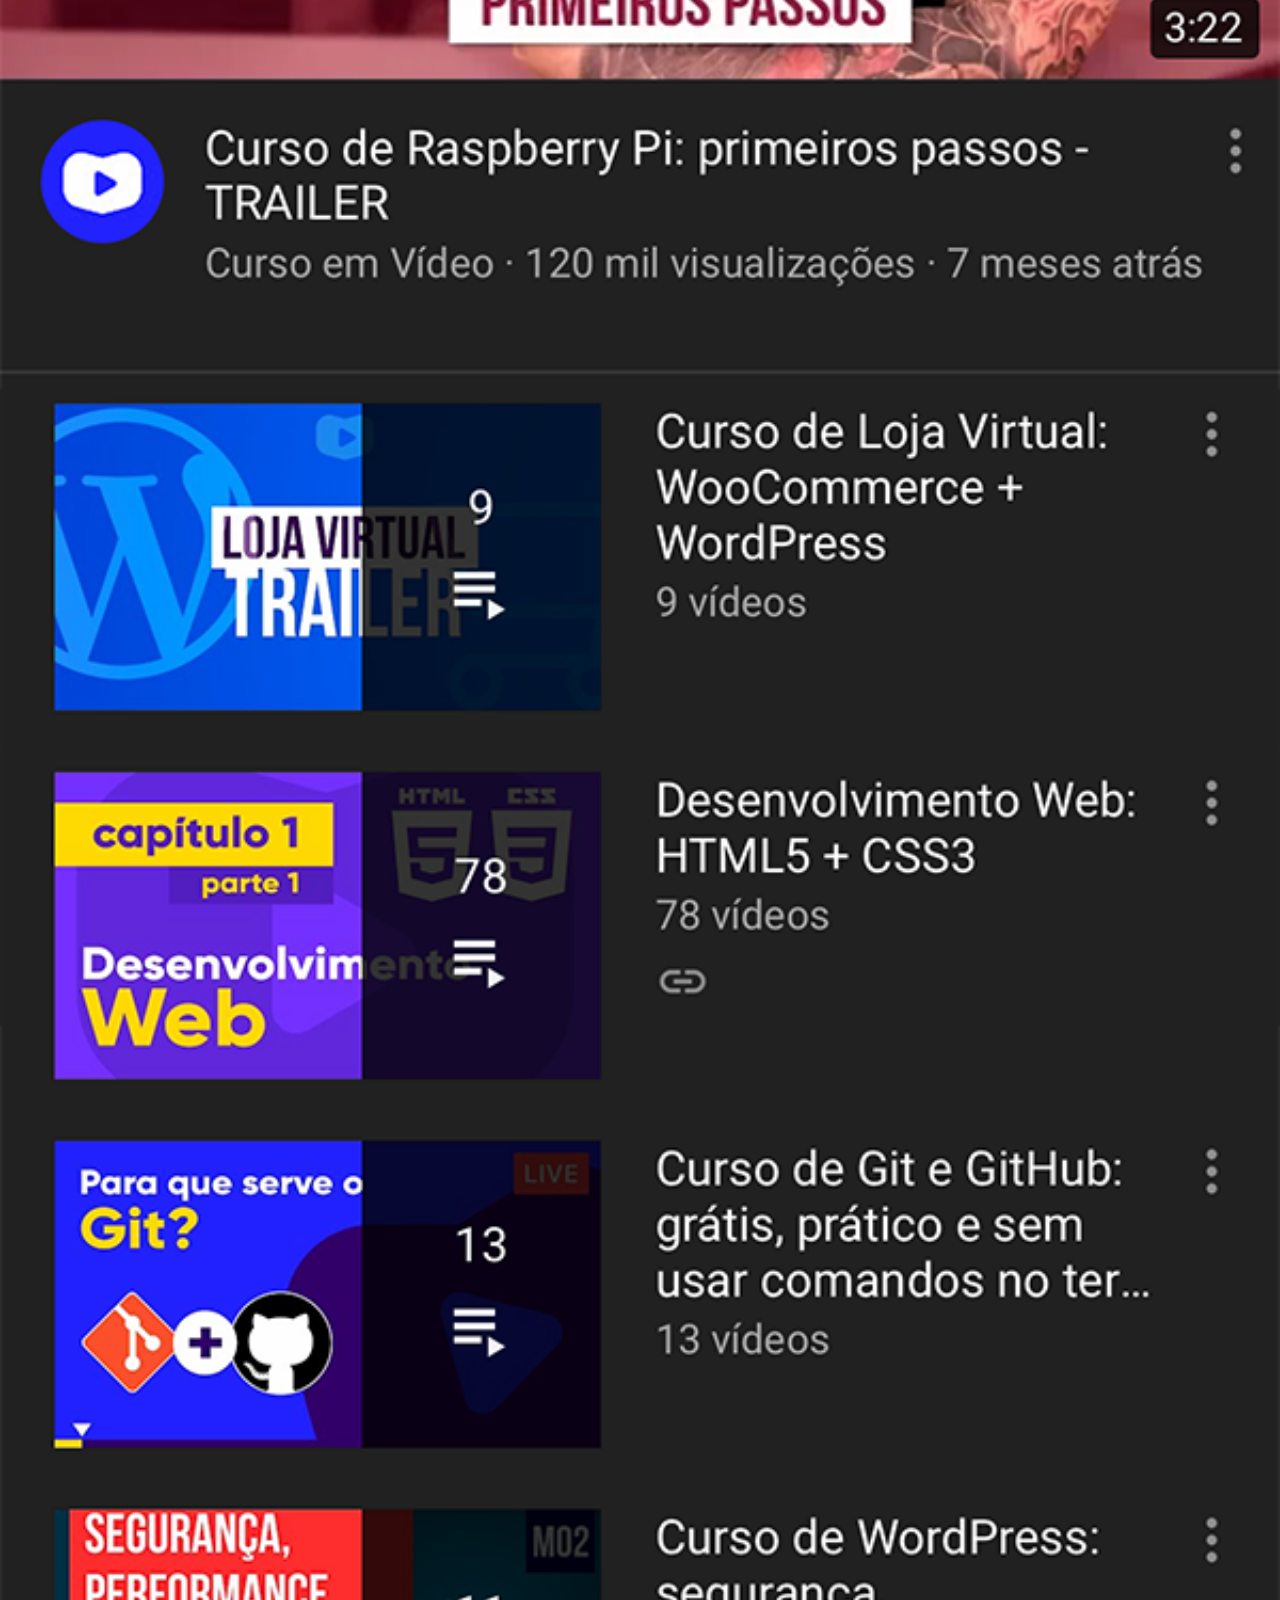
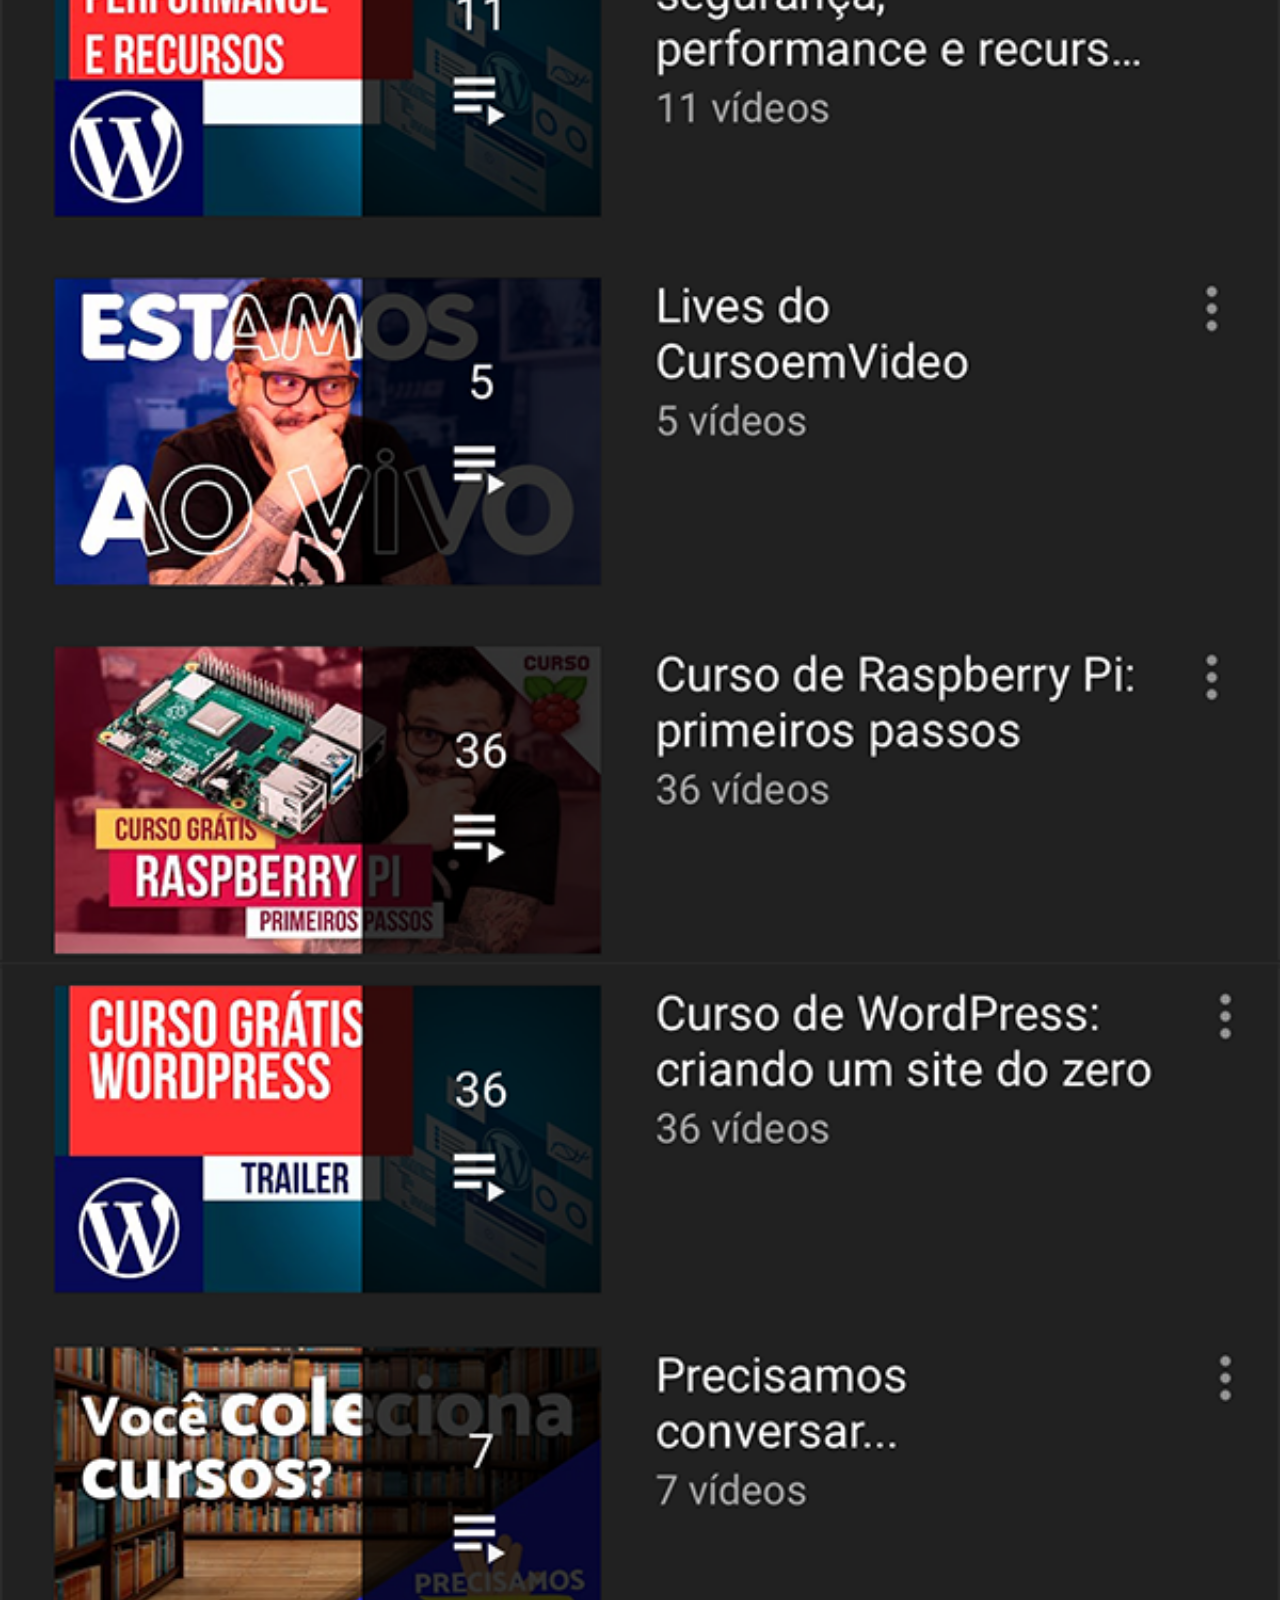
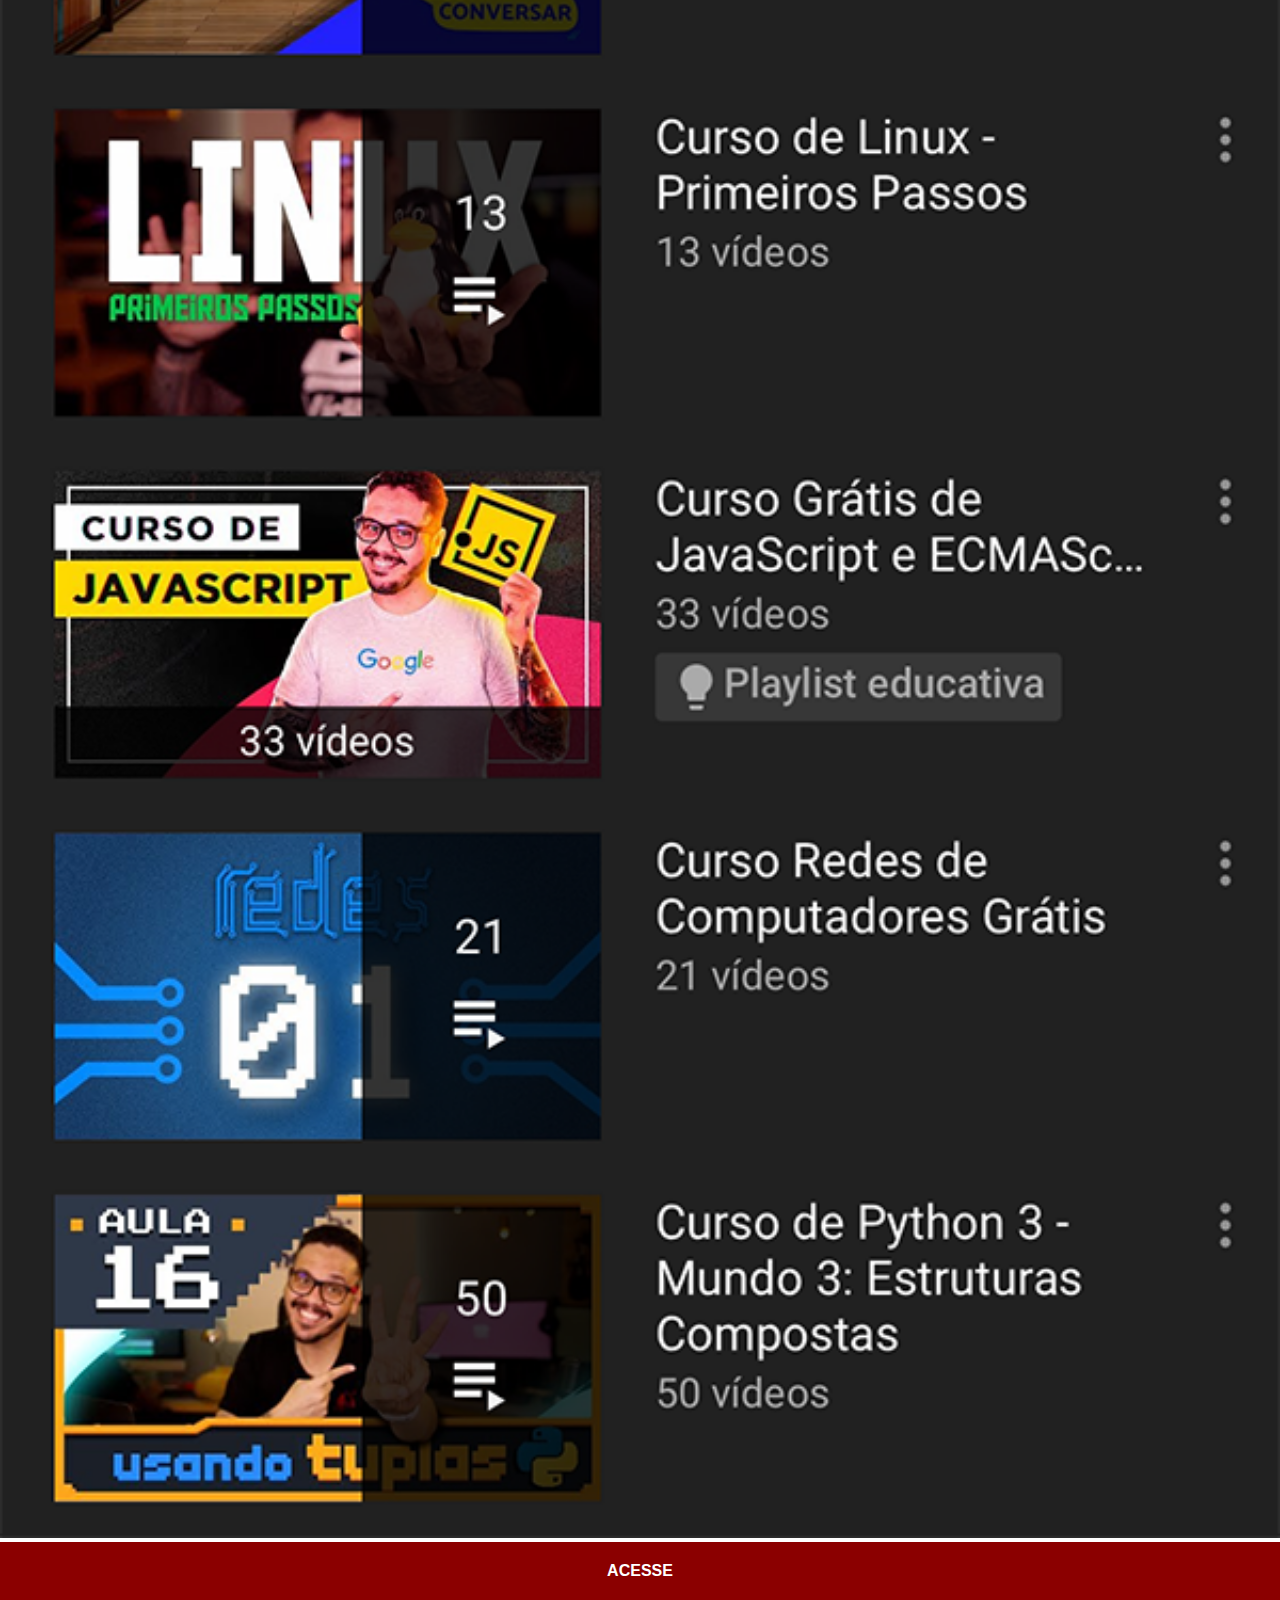
<file: youtube.html>
<!DOCTYPE html>
<html lang="pt-br">

<head>
    <meta charset="UTF-8">
    <meta name="viewport" content="width=device-width, initial-scale=1.0">
    <link rel="stylesheet" href="estilo/social.css">
    <title>Youtube</title>
  
</head>

<body>
    <img src="imagens/tela-youtube.png" alt="Youtube">
    <a href="https://www.youtube.com/c/CursoemV%C3%ADdeo" target="_blank">ACESSE</a>
</body>

</html>
</file>
<file: estilo/style.css>
@charset "UTF-8";

* {
    margin: 0px;
    padding: 0px;
    font-family: Arial, Helvetica, sans-serif;
}

html,
body {
    height: 100vh;
    width: 100vw;
    background-color: black;

}

body {
    background: url(../imagens/fundo-madeira.jpg) no-repeat top center;
    background-size: cover;
    background-attachment: fixed;

}

main {
    position: relative;
    height: 100vh;

}

section#telefone {
    position: absolute;
    top: 50%;
    left: 50%;
    transform: translate(-50%, -50%);

    height: 627px;
    width: 311px;
    background: url(../imagens/frame-iphone.png);

}

iframe#tela {
    position: relative;
    top: 80px;
    left: 22px;
    width: 267px;
    height: 471px;

}

section#redes-sociais {
    text-align: right;
}

section#redes-sociais img {
    width: 50px;
    margin: 10px;
    border-radius: 50%;
    box-sizing: border-box;
    box-shadow: 2px 2px 5px rgba(0, 0, 0, 0.400);
}

section#redes-sociais img:hover {
    border: 2px solid rgba(255, 255, 255, 0.637);
    transform: translate(-3px, -3px);
    box-shadow: 5px 5px 10px rgba(0, 0, 0, 0.623);
    transition: transform.5s, border 1s;
}
</file>
<file: estilo/social.css>
@charset "UTF-8";

 * {
            margin: 0px;
            padding: 0px;
            font-family: Arial, Helvetica, sans-serif;
        }

        img {
            width: 100vw;
        }

        ::-webkit-scrollbar{
            width: 0px;
            height: 0px;
        }

        a {
            display: block;
            background-color: darkred;
            color: white;
            padding: 20px;
            text-align: center;
            font-weight:bolder;
            text-decoration: none;

        }

        a:hover{
            background-color: red;
        }
</file>
